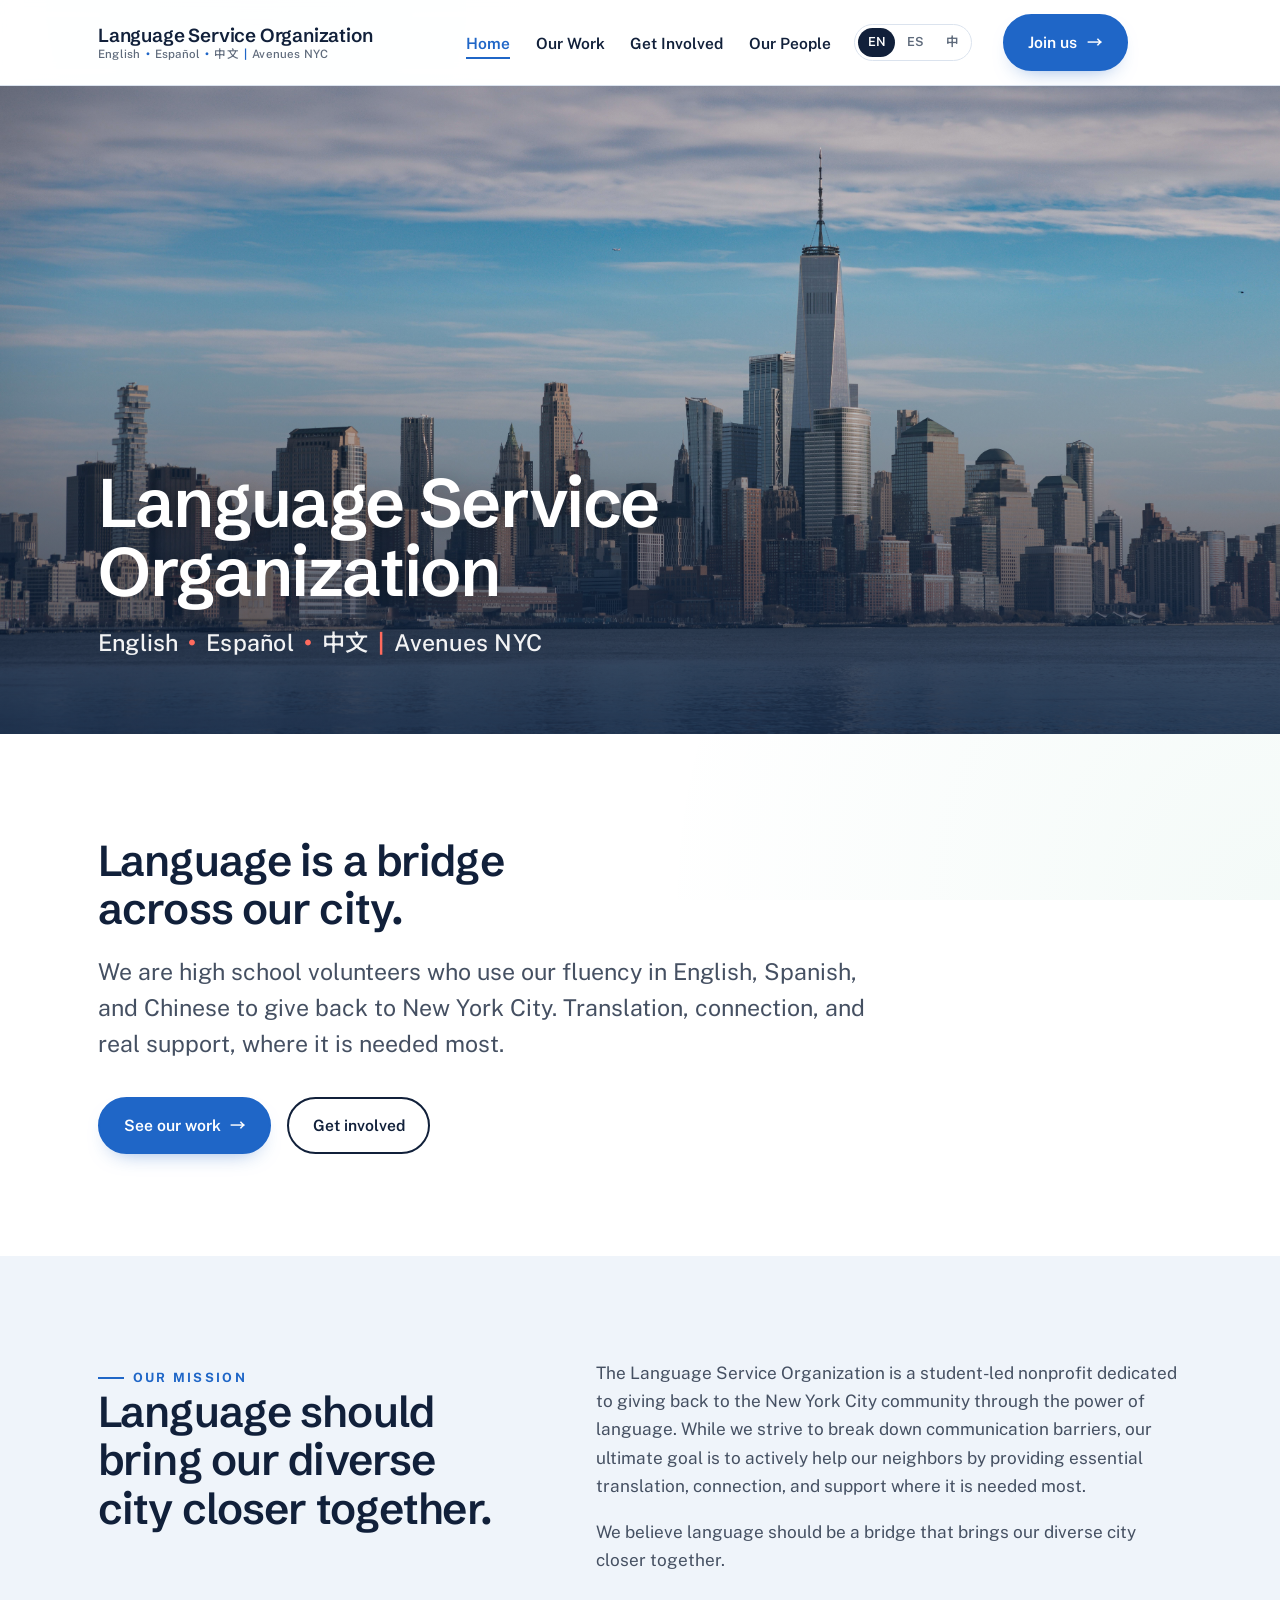
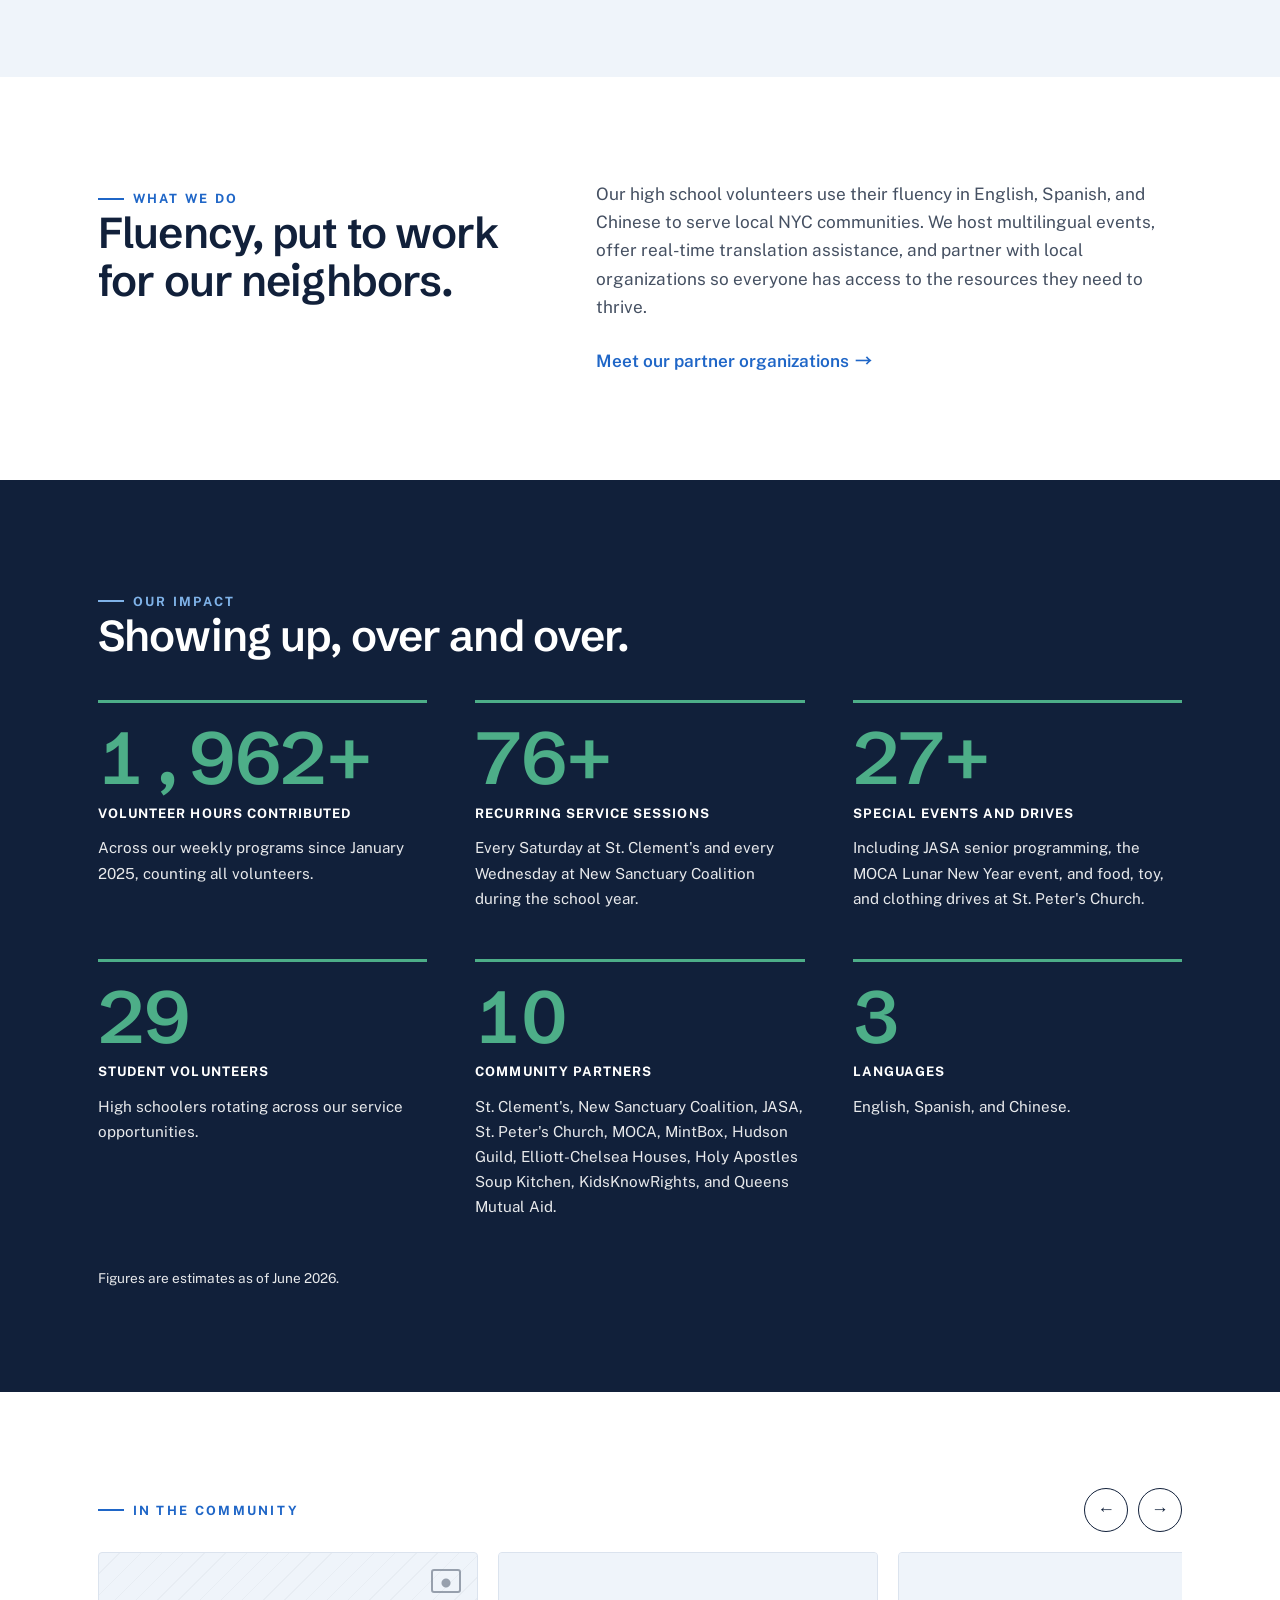
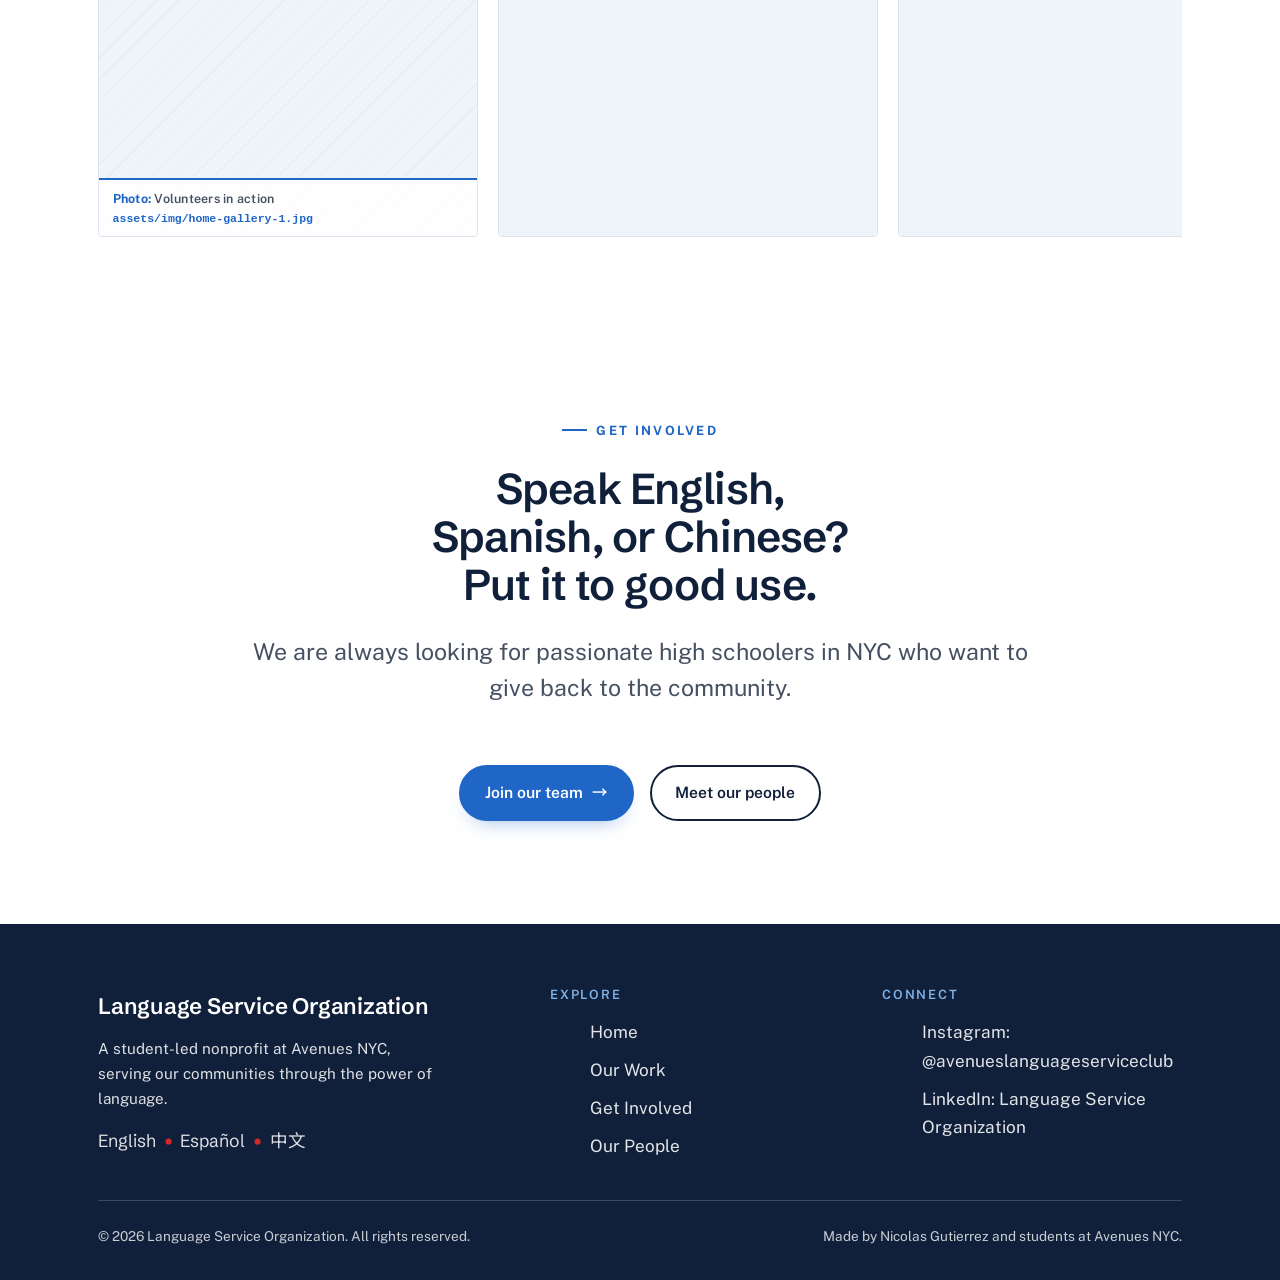
<file: index.html>
<!DOCTYPE html>
<html lang="en">
<head>
  <meta charset="UTF-8" />
  <meta name="viewport" content="width=device-width, initial-scale=1.0" />
  <link rel="icon" type="image/png" href="assets/img/tab.png" />
  <link rel="apple-touch-icon" href="assets/img/tab.png" />
  <title>Language Service Organization | Avenues NYC</title>
  <meta name="description" content="A student-led nonprofit at Avenues NYC using English, Spanish, and Chinese to serve New York City communities through translation, connection, and support." />

  <!-- Canonical URL: the exact host + path GitHub Pages serves this page at -->
  <link rel="canonical" href="https://languageserviceclub.com/" />
  <!-- Google Search Console verification (HTML-tag method). The head is static, so
       Google sees this without running JS. TODO: replace REPLACE_WITH_GSC_TOKEN with the
       exact content value GSC gives you under "HTML tag", then keep this tag permanently. -->
  <meta name="google-site-verification" content="BPird2g89VQNzgO5R2helhqZ5bo5atIPvgMQP3QgmjY" />

  <!-- Open Graph (link previews on Facebook, LinkedIn, iMessage, Slack, etc.) -->
  <meta property="og:type" content="website" />
  <meta property="og:site_name" content="Language Service Organization" />
  <meta property="og:locale" content="en_US" />
  <meta property="og:title" content="Language Service Organization | Avenues NYC" />
  <meta property="og:description" content="A student-led nonprofit at Avenues NYC using English, Spanish, and Chinese to serve New York City communities through translation, connection, and support." />
  <meta property="og:url" content="https://languageserviceclub.com/" />
  <meta property="og:image" content="https://languageserviceclub.com/assets/img/home-hero.jpg" />
  <!-- Twitter / X card -->
  <meta name="twitter:card" content="summary_large_image" />
  <meta name="twitter:title" content="Language Service Organization | Avenues NYC" />
  <meta name="twitter:description" content="A student-led nonprofit at Avenues NYC using English, Spanish, and Chinese to serve New York City communities through translation, connection, and support." />
  <meta name="twitter:image" content="https://languageserviceclub.com/assets/img/home-hero.jpg" />

  <!-- Structured data: the organization (same entity across every page) -->
  <script type="application/ld+json">
  {
    "@context": "https://schema.org",
    "@type": "Organization",
    "name": "Language Service Organization",
    "alternateName": "LSO",
    "url": "https://languageserviceclub.com/",
    "description": "A student-led nonprofit at Avenues NYC using English, Spanish, and Chinese to serve New York City communities through translation, connection, and support.",
    "sameAs": [
      "https://www.linkedin.com/company/language-service-organization/",
      "https://www.instagram.com/avenueslanguageserviceclub"
    ]
  }
  </script>

  <link rel="preconnect" href="https://fonts.googleapis.com" />
  <link rel="preconnect" href="https://fonts.gstatic.com" crossorigin />
  <link href="https://fonts.googleapis.com/css2?family=Schibsted+Grotesk:wght@400;500;600;700&family=Public+Sans:ital,wght@0,400;0,500;0,600;0,700;1,400&family=Noto+Sans+SC:wght@400;500;700&display=swap" rel="stylesheet" />
  <link rel="stylesheet" href="assets/css/styles.css" />
</head>
<body>
  <a class="skip-link" href="#main">Skip to content</a>

  <!-- ============ HEADER / NAV ============ -->
  <header class="site-header">
    <div class="wrap nav">
      <a class="brand" href="index.html" aria-label="Language Service Organization home">
        <span class="brand__name">Language Service Organization</span>
        <span class="brand__tag">English <span class="dot">•</span> Español <span class="dot">•</span> 中文 <span class="dot">|</span> Avenues NYC</span>
      </a>

      <button class="nav__toggle" aria-expanded="false" aria-controls="nav-menu" aria-label="Open menu">
        <span></span>
      </button>

      <nav class="nav__menu" id="nav-menu" aria-label="Primary">
        <ul class="nav__links">
          <li><a href="index.html" aria-current="page" data-i18n="nav.home">Home</a></li>
          <li><a href="our-work.html" data-i18n="nav.work">Our Work</a></li>
          <li><a href="get-involved.html" data-i18n="nav.involved">Get Involved</a></li>
          <li><a href="our-people.html" data-i18n="nav.people">Our People</a></li>
        </ul>
        <div class="lang-switch" role="group" aria-label="Choose language">
          <button type="button" data-lang="en" aria-pressed="true">EN</button>
          <button type="button" data-lang="es">ES</button>
          <button type="button" data-lang="zh">中</button>
        </div>
        <a class="btn nav__cta" href="get-involved.html" data-i18n="nav.cta">Join us <span class="arrow" aria-hidden="true">&rarr;</span></a>
      </nav>
      <div class="nav-backdrop" aria-hidden="true"></div>
    </div>
  </header>

  <main id="main">
    <!-- ============ HERO BANNER (full-width, shared component) ============ -->
    <section class="hero-banner" aria-label="Language Service Organization">
      <div class="placeholder hero-banner__bg" aria-hidden="true">
        <p class="placeholder__label">NYC skyline or volunteers at a community event <span class="placeholder__file">assets/img/home-hero.jpg</span></p>
        <img class="placeholder__img" src="assets/img/home-hero.jpg" alt="" />
      </div>
      <div class="hero-banner__overlay" aria-hidden="true"></div>
      <div class="wrap hero-banner__inner">
        <h1 class="hero-banner__name" data-load="2">Language Service Organization</h1>
        <p class="hero-banner__tag" data-load="3">English <span class="dot">•</span> Español <span class="dot">•</span> 中文 <span class="dot">|</span> Avenues NYC</p>
      </div>
    </section>

    <!-- ============ INTRO ============ -->
    <section class="section intro" aria-labelledby="intro-h">
      <div class="wrap">
        <h2 class="intro__title" id="intro-h" data-reveal>Language is a bridge across our city.</h2>
        <p class="lede" data-reveal data-delay="1">We are high school volunteers who use our fluency in English, Spanish, and Chinese to give back to New York City. Translation, connection, and real support, where it is needed most.</p>
        <div class="hero__actions" data-reveal data-delay="2">
          <a class="btn" href="our-work.html">See our work <span class="arrow" aria-hidden="true">&rarr;</span></a>
          <a class="btn btn--ghost" href="get-involved.html">Get involved</a>
        </div>
      </div>
    </section>

    <!-- ============ MISSION ============ -->
    <section class="section section--paper-deep" aria-labelledby="mission-h">
      <div class="wrap split">
        <div class="split__aside" data-reveal>
          <span class="kicker">Our mission</span>
          <h2 id="mission-h">Language should bring our diverse city closer together.</h2>
        </div>
        <div class="split__main prose" data-reveal data-delay="1">
          <p>The Language Service Organization is a student-led nonprofit dedicated to giving back to the New York City community through the power of language. While we strive to break down communication barriers, our ultimate goal is to actively help our neighbors by providing essential translation, connection, and support where it is needed most.</p>
          <p>We believe language should be a bridge that brings our diverse city closer together.</p>
        </div>
      </div>
    </section>

    <!-- ============ WHAT WE DO ============ -->
    <section class="section" aria-labelledby="what-h">
      <div class="wrap split">
        <div class="split__aside" data-reveal>
          <span class="kicker">What we do</span>
          <h2 id="what-h">Fluency, put to work for our neighbors.</h2>
        </div>
        <div class="split__main prose" data-reveal data-delay="1">
          <p>Our high school volunteers use their fluency in English, Spanish, and Chinese to serve local NYC communities. We host multilingual events, offer real-time translation assistance, and partner with local organizations so everyone has access to the resources they need to thrive.</p>
          <p class="card__link"><a class="link-arrow" href="our-work.html">Meet our partner organizations <span aria-hidden="true">&rarr;</span></a></p>
        </div>
      </div>
    </section>

    <!-- ============ IMPACT STATS ============ -->
    <section class="section section--ink" aria-labelledby="impact-h">
      <div class="wrap">
        <span class="kicker" data-reveal>Our impact</span>
        <h2 id="impact-h" data-reveal>Showing up, over and over.</h2>
        <div class="impact-grid">
          <div class="stat" data-reveal>
            <div class="stat__num" data-count="2200" data-suffix="+">2,200+</div>
            <div class="stat__label">Volunteer hours contributed</div>
            <p class="stat__desc">Across our weekly programs since January 2025, counting all volunteers.</p>
          </div>
          <div class="stat" data-reveal data-delay="1">
            <div class="stat__num" data-count="85" data-suffix="+">85+</div>
            <div class="stat__label">Recurring service sessions</div>
            <p class="stat__desc">Every Saturday at St. Clement's and every Wednesday at New Sanctuary Coalition during the school year.</p>
          </div>
          <div class="stat" data-reveal data-delay="2">
            <div class="stat__num" data-count="30" data-suffix="+">30+</div>
            <div class="stat__label">Special events and drives</div>
            <p class="stat__desc">Including JASA senior programming, the MOCA Lunar New Year event, and food, toy, and clothing drives at St. Peter's Church.</p>
          </div>
          <div class="stat" data-reveal>
            <div class="stat__num" data-count="33">33</div>
            <div class="stat__label">Student volunteers</div>
            <p class="stat__desc">High schoolers rotating across our service opportunities.</p>
          </div>
          <div class="stat" data-reveal data-delay="1">
            <div class="stat__num" data-count="11">11</div>
            <div class="stat__label">Community partners</div>
            <p class="stat__desc">St. Clement's, New Sanctuary Coalition, JASA, St. Peter's Church, MOCA, MintBox, Hudson Guild, Elliott-Chelsea Houses, Holy Apostles Soup Kitchen, KidsKnowRights, and Queens Mutual Aid.</p>
          </div>
          <div class="stat" data-reveal data-delay="2">
            <div class="stat__num" data-count="3">3</div>
            <div class="stat__label">Languages</div>
            <p class="stat__desc">English, Spanish, and Chinese.</p>
          </div>
        </div>
        <p class="impact-note" data-reveal>Figures are estimates as of June 2026.</p>
      </div>
    </section>

    <!-- ============ PHOTO GALLERY (scrollable) ============ -->
    <section class="section section--tight" aria-label="Photos from our work">
      <div class="wrap">
        <div class="gallery" data-gallery data-reveal>
          <div class="gallery__head">
            <span class="kicker">In the community</span>
            <div class="gallery__controls">
              <button type="button" class="gallery__btn" data-gallery-prev aria-label="Previous photos"><span aria-hidden="true">&larr;</span></button>
              <button type="button" class="gallery__btn" data-gallery-next aria-label="Next photos"><span aria-hidden="true">&rarr;</span></button>
            </div>
          </div>
          <div class="gallery__track" tabindex="0" role="group" aria-label="Photo gallery, scroll to see more">
            <div class="placeholder">
              <p class="placeholder__label">Volunteers in action <span class="placeholder__file">assets/img/home-gallery-1.jpg</span></p>
              <img loading="lazy" decoding="async" class="placeholder__img" src="assets/img/home-gallery-1.jpg" alt="LSO volunteers helping at a community event" />
            </div>
            <div class="placeholder">
              <p class="placeholder__label">A multilingual event <span class="placeholder__file">assets/img/home-gallery-2.jpg</span></p>
              <img loading="lazy" decoding="async" class="placeholder__img" src="assets/img/home-gallery-2.jpg" alt="A multilingual LSO event with community members" />
            </div>
            <div class="placeholder">
              <p class="placeholder__label">Our team together <span class="placeholder__file">assets/img/home-gallery-3.jpg</span></p>
              <img loading="lazy" decoding="async" class="placeholder__img" src="assets/img/home-gallery-3.jpg" alt="The LSO team together" />
            </div>
            <div class="placeholder">
              <p class="placeholder__label">Serving the community <span class="placeholder__file">assets/img/home-gallery-4.jpg</span></p>
              <img loading="lazy" decoding="async" class="placeholder__img" src="assets/img/home-gallery-4.jpg" alt="LSO volunteers serving the community" />
            </div>
            <div class="placeholder">
              <p class="placeholder__label">A celebration <span class="placeholder__file">assets/img/home-gallery-5.jpg</span></p>
              <img loading="lazy" decoding="async" class="placeholder__img" src="assets/img/home-gallery-5.jpg" alt="A cultural celebration hosted by LSO" />
            </div>
            <div class="placeholder">
              <p class="placeholder__label">Volunteers at work <span class="placeholder__file">assets/img/home-gallery-6.jpg</span></p>
              <img loading="lazy" decoding="async" class="placeholder__img" src="assets/img/home-gallery-6.jpg" alt="LSO volunteers at work" />
            </div>
          </div>
        </div>
      </div>
    </section>

    <!-- ============ CTA BAND ============ -->
    <section class="section cta-band" aria-labelledby="cta-h">
      <div class="wrap">
        <span class="kicker" data-reveal>Get involved</span>
        <h2 id="cta-h" data-reveal>Speak English, Spanish, or Chinese? Put it to good use.</h2>
        <p class="lede" data-reveal data-delay="1">We are always looking for passionate high schoolers in NYC who want to give back to the community.</p>
        <div class="hero__actions" data-reveal data-delay="2">
          <a class="btn" href="get-involved.html">Join our team <span class="arrow" aria-hidden="true">&rarr;</span></a>
          <a class="btn btn--ghost" href="our-people.html">Meet our people</a>
        </div>
      </div>
    </section>
  </main>

  <!-- ============ FOOTER ============ -->
  <footer class="site-footer">
    <div class="wrap">
      <div class="footer__top">
        <div class="footer__brand">
          <span class="brand__name">Language Service Organization</span>
          <p>A student-led nonprofit at Avenues NYC, serving our communities through the power of language.</p>
          <p class="trilingual-mini">English <span class="dot">•</span> Español <span class="dot">•</span> 中文</p>
        </div>
        <div class="footer__col">
          <h4>Explore</h4>
          <ul>
            <li><a href="index.html">Home</a></li>
            <li><a href="our-work.html">Our Work</a></li>
            <li><a href="get-involved.html">Get Involved</a></li>
            <li><a href="our-people.html">Our People</a></li>
          </ul>
        </div>
        <div class="footer__col">
          <h4>Connect</h4>
          <ul>
            <li><a href="https://instagram.com/avenueslanguageserviceclub" target="_blank" rel="noopener">Instagram: @avenueslanguageserviceclub</a></li>
            <li><a href="https://www.linkedin.com/company/111957608/" target="_blank" rel="noopener">LinkedIn: Language Service Organization</a></li>
          </ul>
        </div>
      </div>
      <div class="footer__bottom">
        <span>&copy; <span data-year>2026</span> Language Service Organization. All rights reserved.</span>
        <span>Made by Nicolas Gutierrez and students at Avenues NYC.</span>
      </div>
    </div>
  </footer>

  <script src="assets/js/main.js" defer></script>
</body>
</html>
</file>
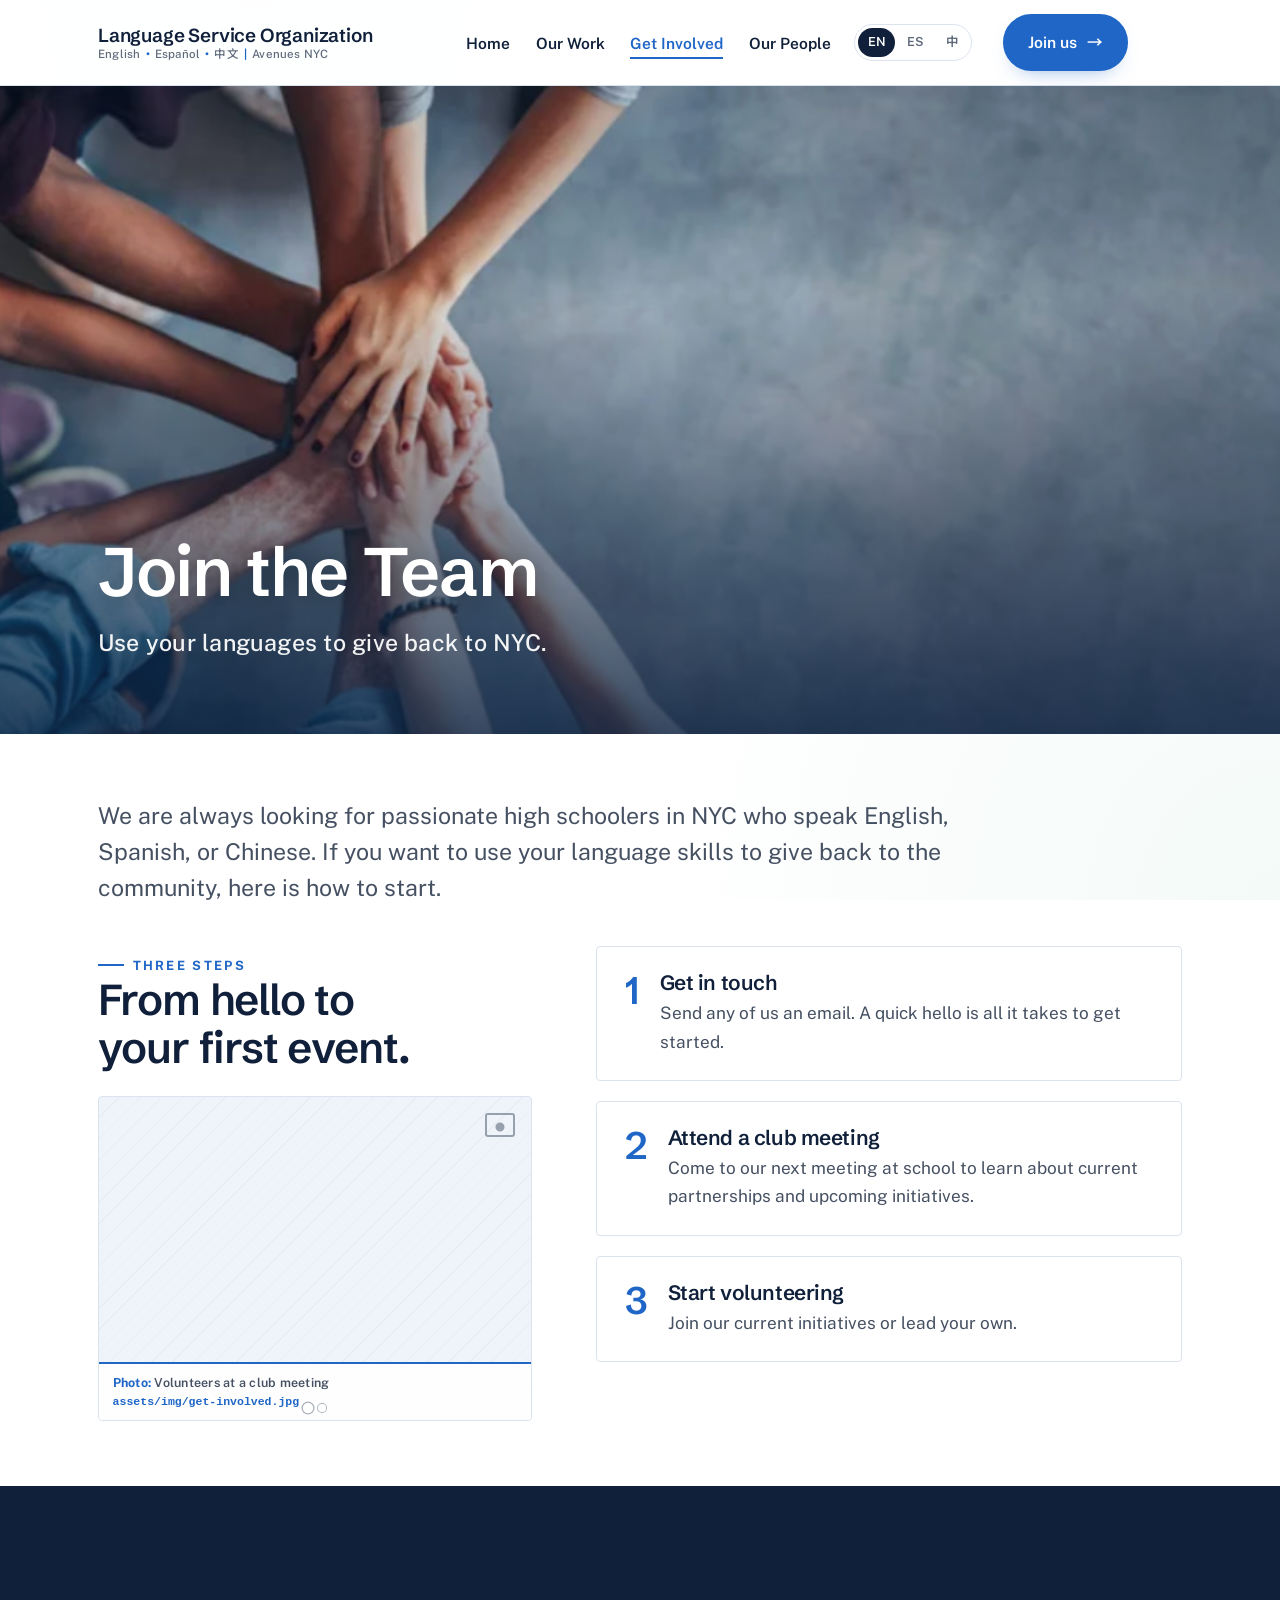
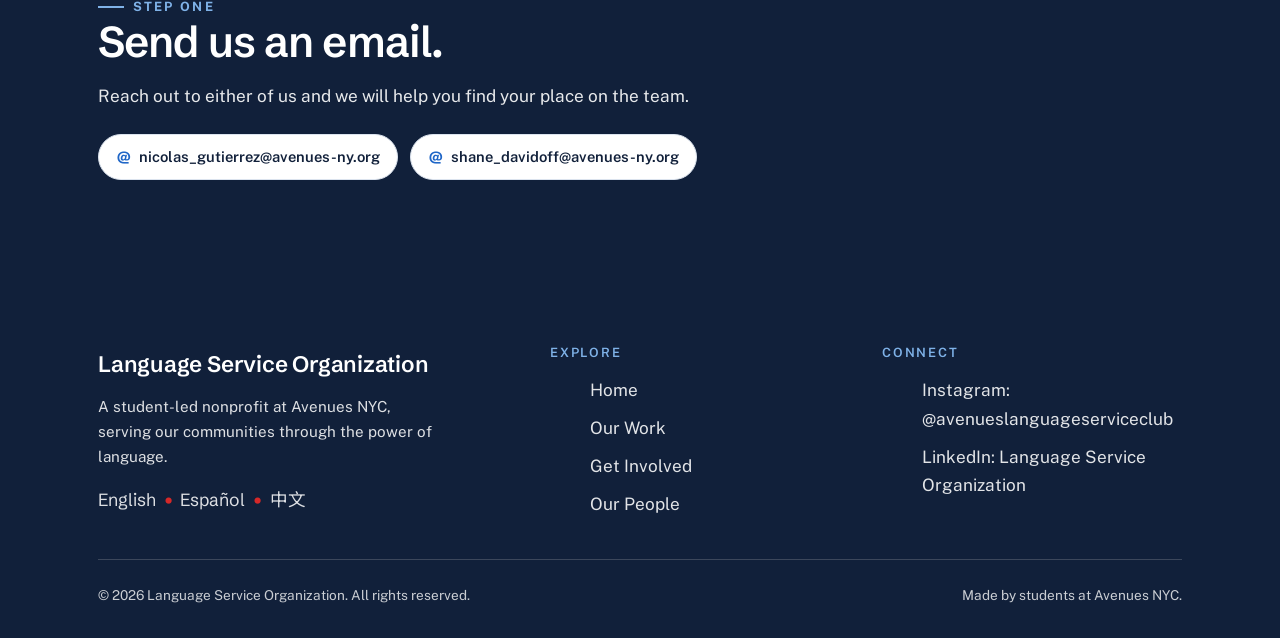
<file: get-involved.html>
<!DOCTYPE html>
<html lang="en">
<head>
  <meta charset="UTF-8" />
  <meta name="viewport" content="width=device-width, initial-scale=1.0" />
  <link rel="icon" type="image/png" href="assets/img/tab.png" />
  <link rel="apple-touch-icon" href="assets/img/tab.png" />
  <title>Get Involved | Language Service Organization</title>
  <meta name="description" content="Join our team. We are looking for passionate high schoolers in NYC who speak English, Spanish, or Chinese and want to use their language skills to give back." />

  <!-- Canonical URL: the exact host + path GitHub Pages serves this page at -->
  <link rel="canonical" href="https://languageserviceclub.com/get-involved.html" />
  <!-- Google Search Console verification (HTML-tag method). The head is static, so
       Google sees this without running JS. TODO: replace REPLACE_WITH_GSC_TOKEN with the
       exact content value GSC gives you under "HTML tag", then keep this tag permanently. -->
  <meta name="google-site-verification" content="BPird2g89VQNzgO5R2helhqZ5bo5atIPvgMQP3QgmjY" />

  <!-- Open Graph (link previews on Facebook, LinkedIn, iMessage, Slack, etc.) -->
  <meta property="og:type" content="website" />
  <meta property="og:site_name" content="Language Service Organization" />
  <meta property="og:locale" content="en_US" />
  <meta property="og:title" content="Get Involved | Language Service Organization" />
  <meta property="og:description" content="Join our team. We are looking for passionate high schoolers in NYC who speak English, Spanish, or Chinese and want to use their language skills to give back." />
  <meta property="og:url" content="https://languageserviceclub.com/get-involved.html" />
  <meta property="og:image" content="https://languageserviceclub.com/assets/img/get-involved-banner.jpg" />
  <!-- Twitter / X card -->
  <meta name="twitter:card" content="summary_large_image" />
  <meta name="twitter:title" content="Get Involved | Language Service Organization" />
  <meta name="twitter:description" content="Join our team. We are looking for passionate high schoolers in NYC who speak English, Spanish, or Chinese and want to use their language skills to give back." />
  <meta name="twitter:image" content="https://languageserviceclub.com/assets/img/get-involved-banner.jpg" />

  <!-- Structured data: the organization (same entity across every page) -->
  <script type="application/ld+json">
  {
    "@context": "https://schema.org",
    "@type": "Organization",
    "name": "Language Service Organization",
    "alternateName": "LSO",
    "url": "https://languageserviceclub.com/",
    "description": "A student-led nonprofit at Avenues NYC using English, Spanish, and Chinese to serve New York City communities through translation, connection, and support.",
    "sameAs": [
      "https://www.linkedin.com/company/language-service-organization/",
      "https://www.instagram.com/avenueslanguageserviceclub"
    ]
  }
  </script>

  <link rel="preconnect" href="https://fonts.googleapis.com" />
  <link rel="preconnect" href="https://fonts.gstatic.com" crossorigin />
  <link href="https://fonts.googleapis.com/css2?family=Schibsted+Grotesk:wght@400;500;600;700&family=Public+Sans:ital,wght@0,400;0,500;0,600;0,700;1,400&family=Noto+Sans+SC:wght@400;500;700&display=swap" rel="stylesheet" />
  <link rel="stylesheet" href="assets/css/styles.css" />
</head>
<body>
  <a class="skip-link" href="#main">Skip to content</a>

  <!-- ============ HEADER / NAV ============ -->
  <header class="site-header">
    <div class="wrap nav">
      <a class="brand" href="index.html" aria-label="Language Service Organization home">
        <span class="brand__name">Language Service Organization</span>
        <span class="brand__tag">English <span class="dot">•</span> Español <span class="dot">•</span> 中文 <span class="dot">|</span> Avenues NYC</span>
      </a>

      <button class="nav__toggle" aria-expanded="false" aria-controls="nav-menu" aria-label="Open menu">
        <span></span>
      </button>

      <nav class="nav__menu" id="nav-menu" aria-label="Primary">
        <ul class="nav__links">
          <li><a href="index.html" data-i18n="nav.home">Home</a></li>
          <li><a href="our-work.html" data-i18n="nav.work">Our Work</a></li>
          <li><a href="get-involved.html" aria-current="page" data-i18n="nav.involved">Get Involved</a></li>
          <li><a href="our-people.html" data-i18n="nav.people">Our People</a></li>
        </ul>
        <div class="lang-switch" role="group" aria-label="Choose language">
          <button type="button" data-lang="en" aria-pressed="true">EN</button>
          <button type="button" data-lang="es">ES</button>
          <button type="button" data-lang="zh">中</button>
        </div>
        <a class="btn nav__cta" href="get-involved.html" data-i18n="nav.cta">Join us <span class="arrow" aria-hidden="true">&rarr;</span></a>
      </nav>
      <div class="nav-backdrop" aria-hidden="true"></div>
    </div>
  </header>

  <main id="main">
    <!-- ============ HERO BANNER (full-width, shared component) ============ -->
    <section class="hero-banner" aria-label="Join the Team">
      <div class="placeholder hero-banner__bg" aria-hidden="true">
        <p class="placeholder__label">Our team together as a group <span class="placeholder__file">assets/img/get-involved-banner.jpg</span></p>
        <img class="placeholder__img" src="assets/img/get-involved-banner.jpg" alt="" />
      </div>
      <div class="hero-banner__overlay" aria-hidden="true"></div>
      <div class="wrap hero-banner__inner">
        <h1 class="hero-banner__name" data-load="2">Join the Team</h1>
        <p class="hero-banner__tag" data-load="3">Use your languages to give back to NYC.</p>
      </div>
    </section>

    <!-- ============ STEPS ============ -->
    <section class="section section--tight" aria-label="How to join">
      <div class="wrap">
        <p class="lede" data-reveal style="margin-bottom: 2.5rem; max-width: 62ch;">We are always looking for passionate high schoolers in NYC who speak English, Spanish, or Chinese. If you want to use your language skills to give back to the community, here is how to start.</p>
        <div class="split">
        <div class="split__aside" data-reveal>
          <span class="kicker">Three steps</span>
          <h2>From hello to your first event.</h2>
          <div class="slider" data-slider style="margin-top: 1.5rem;">
            <div class="slider__track">
              <div class="placeholder">
                <p class="placeholder__label">Volunteers at a club meeting <span class="placeholder__file">assets/img/get-involved.jpg</span></p>
                <img loading="lazy" decoding="async" class="placeholder__img" src="assets/img/get-involved.jpg" alt="LSO volunteers together at a club meeting" />
              </div>
              <div class="placeholder">
                <p class="placeholder__label">Our team volunteering <span class="placeholder__file">assets/img/get-involved1.jpg</span></p>
                <img loading="lazy" decoding="async" class="placeholder__img" src="assets/img/get-involved1.jpg" alt="LSO volunteers giving back to the community" />
              </div>
            </div>
            <button type="button" class="slider__btn slider__btn--prev" data-slider-prev aria-label="Previous photo"><span aria-hidden="true">&lsaquo;</span></button>
            <button type="button" class="slider__btn slider__btn--next" data-slider-next aria-label="Next photo"><span aria-hidden="true">&rsaquo;</span></button>
            <div class="slider__dots" data-slider-dots aria-hidden="true"></div>
          </div>
        </div>
        <div class="split__main">
          <ol class="steps" style="list-style:none; padding:0; margin-top:0;">
            <li class="step" data-reveal>
              <span class="step__num" aria-hidden="true">1</span>
              <div>
                <h3>Get in touch</h3>
                <p>Send any of us an email. A quick hello is all it takes to get started.</p>
              </div>
            </li>
            <li class="step" data-reveal data-delay="1">
              <span class="step__num" aria-hidden="true">2</span>
              <div>
                <h3>Attend a club meeting</h3>
                <p>Come to our next meeting at school to learn about current partnerships and upcoming initiatives.</p>
              </div>
            </li>
            <li class="step" data-reveal data-delay="2">
              <span class="step__num" aria-hidden="true">3</span>
              <div>
                <h3>Start volunteering</h3>
                <p>Join our current initiatives or lead your own.</p>
              </div>
            </li>
          </ol>
        </div>
        </div>
      </div>
    </section>

    <!-- ============ EMAIL CTA ============ -->
    <section class="section section--ink" aria-labelledby="email-h">
      <div class="wrap">
        <span class="kicker" data-reveal>Step one</span>
        <h2 id="email-h" data-reveal>Send us an email.</h2>
        <p data-reveal data-delay="1" style="margin-top:1rem;">Reach out to either of us and we will help you find your place on the team.</p>
        <div class="email-row" data-reveal data-delay="2">
          <a class="email-chip" href="mailto:nicolas_gutierrez@avenues-ny.org">nicolas_gutierrez@avenues-ny.org</a>
          <a class="email-chip" href="mailto:shane_davidoff@avenues-ny.org">shane_davidoff@avenues-ny.org</a>
        </div>
      </div>
    </section>
  </main>

  <!-- ============ FOOTER ============ -->
  <footer class="site-footer">
    <div class="wrap">
      <div class="footer__top">
        <div class="footer__brand">
          <span class="brand__name">Language Service Organization</span>
          <p>A student-led nonprofit at Avenues NYC, serving our communities through the power of language.</p>
          <p class="trilingual-mini">English <span class="dot">•</span> Español <span class="dot">•</span> 中文</p>
        </div>
        <div class="footer__col">
          <h4>Explore</h4>
          <ul>
            <li><a href="index.html">Home</a></li>
            <li><a href="our-work.html">Our Work</a></li>
            <li><a href="get-involved.html">Get Involved</a></li>
            <li><a href="our-people.html">Our People</a></li>
          </ul>
        </div>
        <div class="footer__col">
          <h4>Connect</h4>
          <ul>
            <li><a href="https://instagram.com/avenueslanguageserviceclub" target="_blank" rel="noopener">Instagram: @avenueslanguageserviceclub</a></li>
            <li><a href="https://www.linkedin.com/company/111957608/" target="_blank" rel="noopener">LinkedIn: Language Service Organization</a></li>
          </ul>
        </div>
      </div>
      <div class="footer__bottom">
        <span>&copy; <span data-year>2026</span> Language Service Organization. All rights reserved.</span>
        <span>Made by students at Avenues NYC.</span>
      </div>
    </div>
  </footer>

  <script src="assets/js/main.js" defer></script>
</body>
</html>
</file>
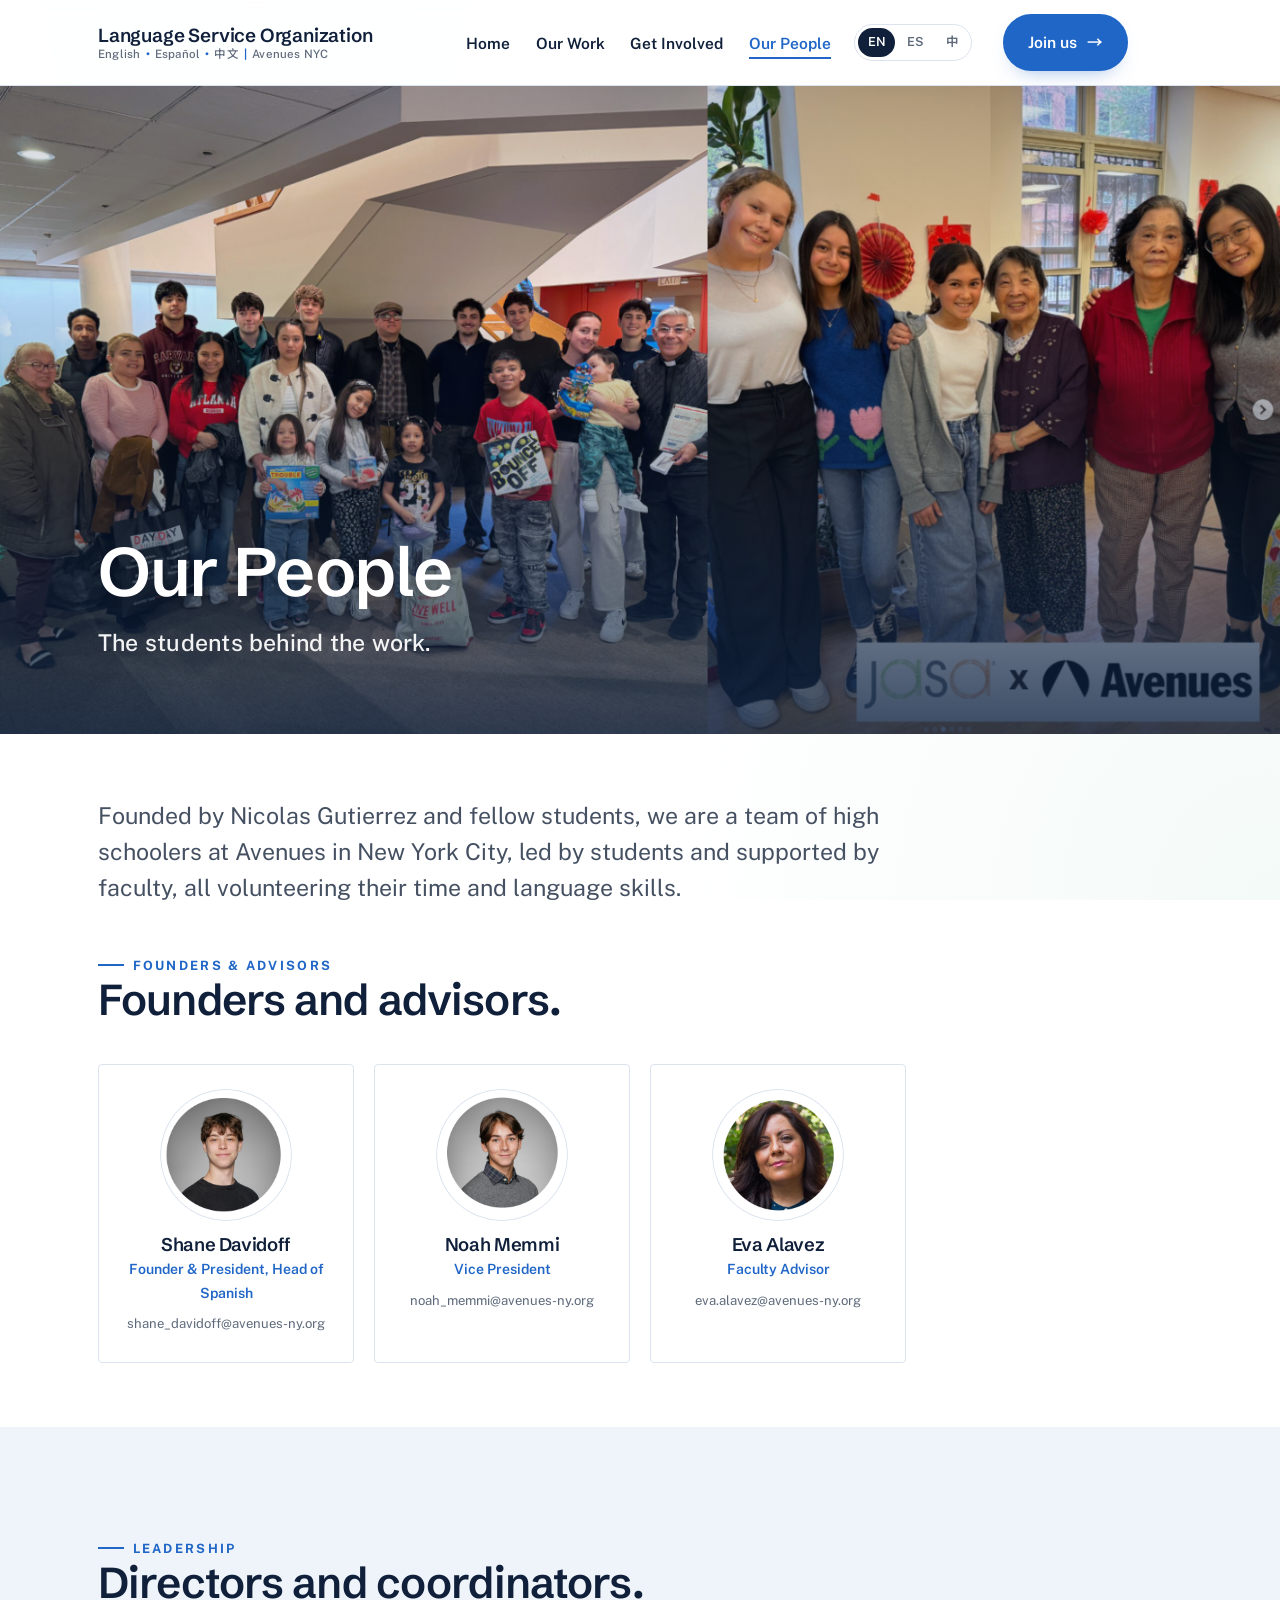
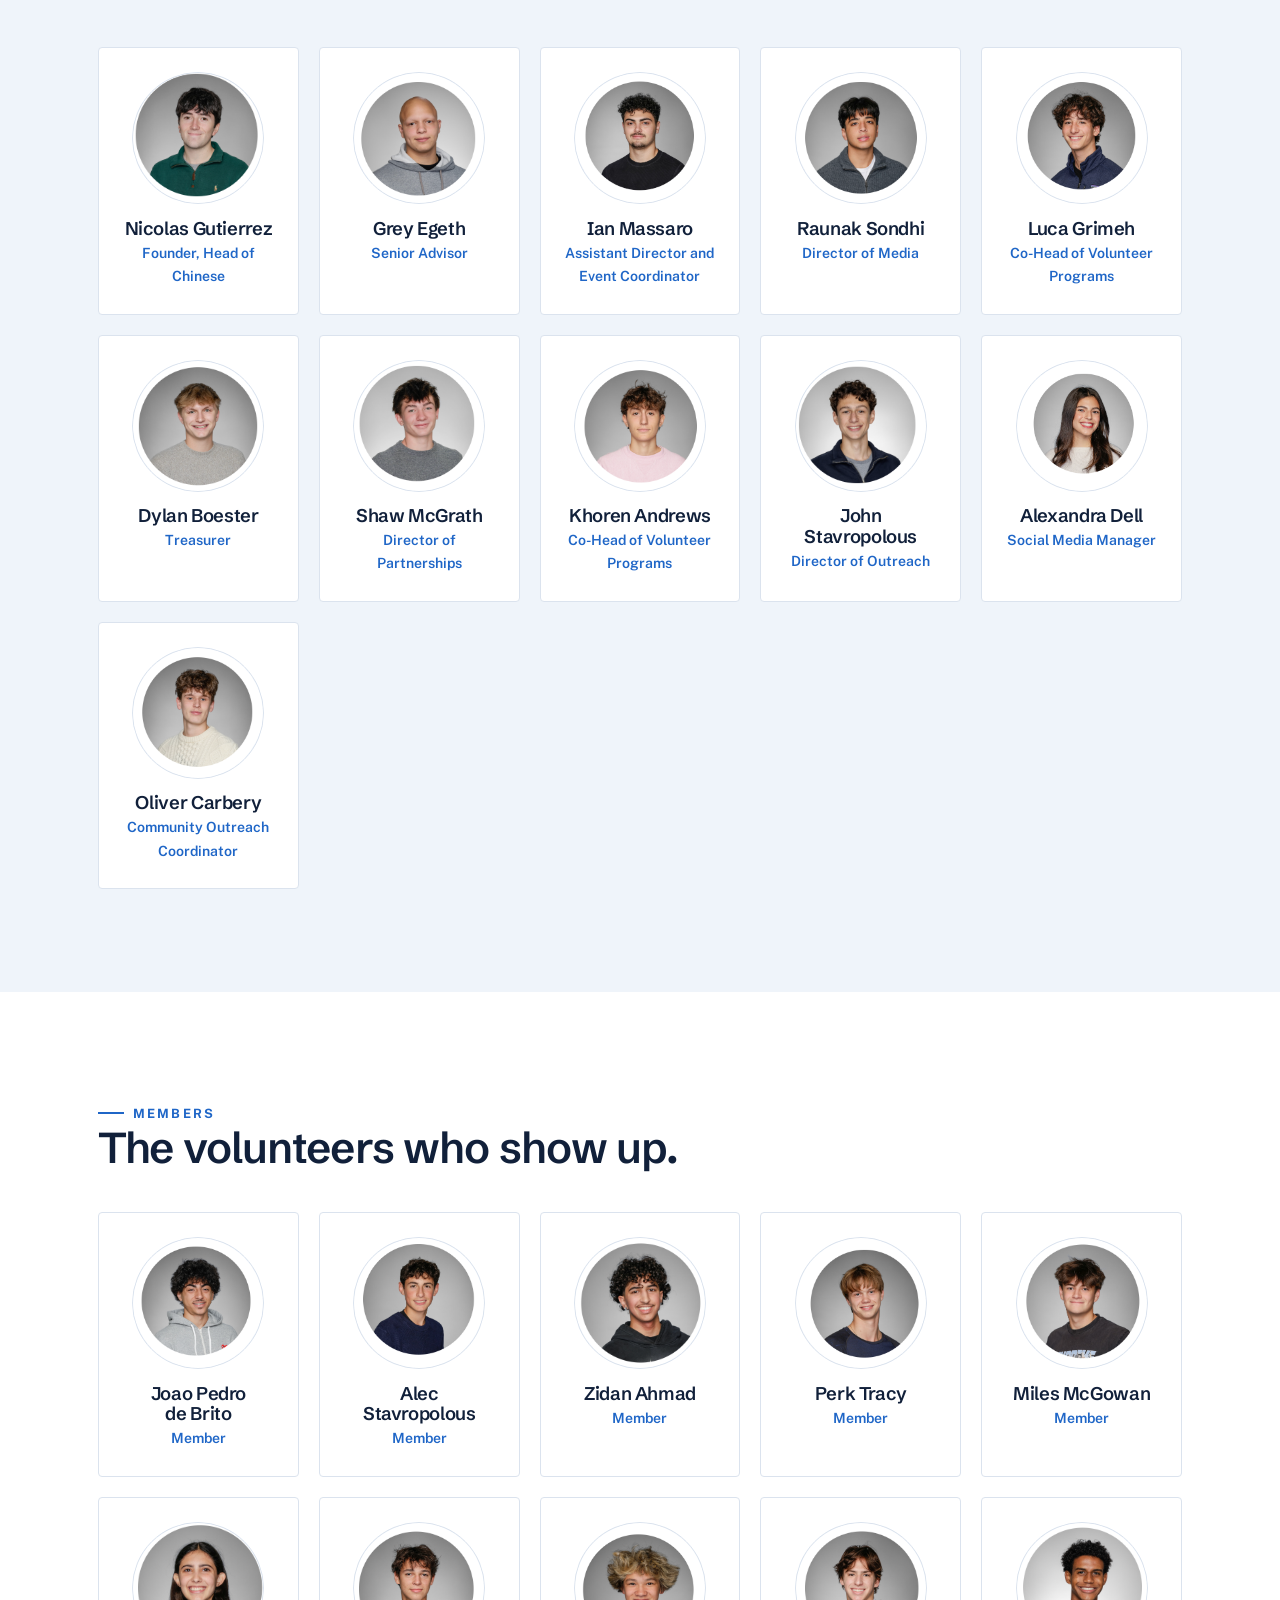
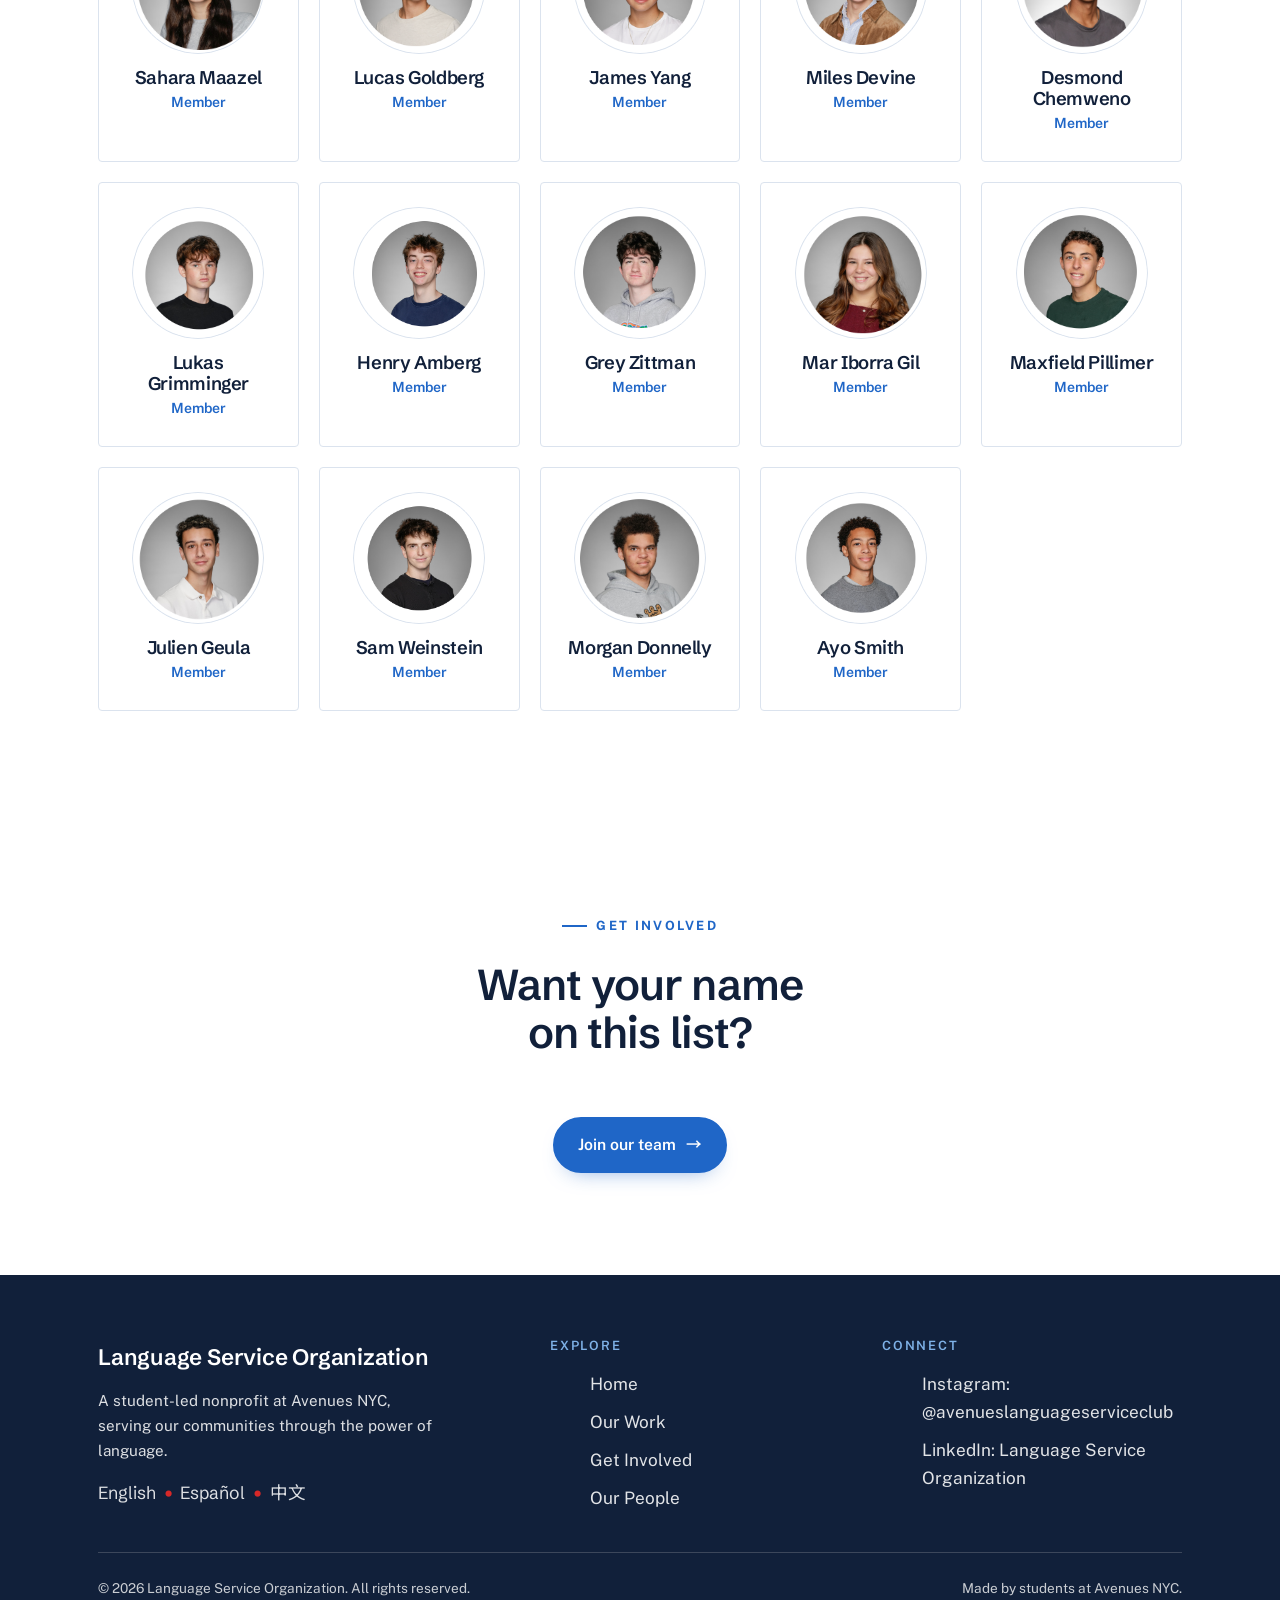
<file: our-people.html>
<!DOCTYPE html>
<html lang="en">
<head>
  <meta charset="UTF-8" />
  <meta name="viewport" content="width=device-width, initial-scale=1.0" />
  <link rel="icon" type="image/png" href="assets/img/tab.png" />
  <link rel="apple-touch-icon" href="assets/img/tab.png" />
  <title>Our People | Language Service Organization</title>
  <meta name="description" content="Meet the students behind the Language Service Organization, a student-led nonprofit at Avenues NYC: our leadership, faculty advisor, and member volunteers." />

  <!-- Canonical URL: the exact host + path GitHub Pages serves this page at -->
  <link rel="canonical" href="https://languageserviceclub.com/our-people.html" />
  <!-- Google Search Console verification (HTML-tag method). The head is static, so
       Google sees this without running JS. TODO: replace REPLACE_WITH_GSC_TOKEN with the
       exact content value GSC gives you under "HTML tag", then keep this tag permanently. -->
  <meta name="google-site-verification" content="BPird2g89VQNzgO5R2helhqZ5bo5atIPvgMQP3QgmjY" />

  <!-- Open Graph (link previews on Facebook, LinkedIn, iMessage, Slack, etc.) -->
  <meta property="og:type" content="website" />
  <meta property="og:site_name" content="Language Service Organization" />
  <meta property="og:locale" content="en_US" />
  <meta property="og:title" content="Our People | Language Service Organization" />
  <meta property="og:description" content="Meet the students behind the Language Service Organization, a student-led nonprofit at Avenues NYC: our leadership, faculty advisor, and member volunteers." />
  <meta property="og:url" content="https://languageserviceclub.com/our-people.html" />
  <meta property="og:image" content="https://languageserviceclub.com/assets/img/people-banner.jpg" />
  <!-- Twitter / X card -->
  <meta name="twitter:card" content="summary_large_image" />
  <meta name="twitter:title" content="Our People | Language Service Organization" />
  <meta name="twitter:description" content="Meet the students behind the Language Service Organization, a student-led nonprofit at Avenues NYC: our leadership, faculty advisor, and member volunteers." />
  <meta name="twitter:image" content="https://languageserviceclub.com/assets/img/people-banner.jpg" />

  <!-- Structured data: the organization (same entity across every page) -->
  <script type="application/ld+json">
  {
    "@context": "https://schema.org",
    "@type": "Organization",
    "name": "Language Service Organization",
    "alternateName": "LSO",
    "url": "https://languageserviceclub.com/",
    "description": "A student-led nonprofit at Avenues NYC using English, Spanish, and Chinese to serve New York City communities through translation, connection, and support.",
    "sameAs": [
      "https://www.linkedin.com/company/language-service-organization/",
      "https://www.instagram.com/avenueslanguageserviceclub"
    ]
  }
  </script>

  <link rel="preconnect" href="https://fonts.googleapis.com" />
  <link rel="preconnect" href="https://fonts.gstatic.com" crossorigin />
  <link href="https://fonts.googleapis.com/css2?family=Schibsted+Grotesk:wght@400;500;600;700&family=Public+Sans:ital,wght@0,400;0,500;0,600;0,700;1,400&family=Noto+Sans+SC:wght@400;500;700&display=swap" rel="stylesheet" />
  <link rel="stylesheet" href="assets/css/styles.css" />

  <!-- Structured data: founder identity (Person). sameAs omitted until personal
       profile URLs are provided. -->
  <script type="application/ld+json">
  {
    "@context": "https://schema.org",
    "@type": "Person",
    "name": "Nicolas Gutierrez",
    "alternateName": ["Nico Gutierrez", "Nico", "Nicolás Gutiérrez"],
    "jobTitle": "Founder and President",
    "affiliation": { "@type": "EducationalOrganization", "name": "Avenues: The World School" },
    "worksFor": { "@type": "Organization", "name": "Language Service Organization" },
    "homeLocation": { "@type": "Place", "name": "New York City" }
  }
  </script>
</head>
<body>
  <a class="skip-link" href="#main">Skip to content</a>

  <!-- ============ HEADER / NAV ============ -->
  <header class="site-header">
    <div class="wrap nav">
      <a class="brand" href="index.html" aria-label="Language Service Organization home">
        <span class="brand__name">Language Service Organization</span>
        <span class="brand__tag">English <span class="dot">•</span> Español <span class="dot">•</span> 中文 <span class="dot">|</span> Avenues NYC</span>
      </a>

      <button class="nav__toggle" aria-expanded="false" aria-controls="nav-menu" aria-label="Open menu">
        <span></span>
      </button>

      <nav class="nav__menu" id="nav-menu" aria-label="Primary">
        <ul class="nav__links">
          <li><a href="index.html" data-i18n="nav.home">Home</a></li>
          <li><a href="our-work.html" data-i18n="nav.work">Our Work</a></li>
          <li><a href="get-involved.html" data-i18n="nav.involved">Get Involved</a></li>
          <li><a href="our-people.html" aria-current="page" data-i18n="nav.people">Our People</a></li>
        </ul>
        <div class="lang-switch" role="group" aria-label="Choose language">
          <button type="button" data-lang="en" aria-pressed="true">EN</button>
          <button type="button" data-lang="es">ES</button>
          <button type="button" data-lang="zh">中</button>
        </div>
        <a class="btn nav__cta" href="get-involved.html" data-i18n="nav.cta">Join us <span class="arrow" aria-hidden="true">&rarr;</span></a>
      </nav>
      <div class="nav-backdrop" aria-hidden="true"></div>
    </div>
  </header>

  <main id="main">
    <!-- ============ HERO BANNER (full-width, shared component) ============ -->
    <section class="hero-banner" aria-label="Our People">
      <div class="placeholder hero-banner__bg" aria-hidden="true">
        <p class="placeholder__label">Our team or leadership group photo <span class="placeholder__file">assets/img/people-banner.jpg</span></p>
        <img class="placeholder__img" src="assets/img/people-banner.jpg" alt="" />
      </div>
      <div class="hero-banner__overlay" aria-hidden="true"></div>
      <div class="wrap hero-banner__inner">
        <h1 class="hero-banner__name" data-load="2">Our People</h1>
        <p class="hero-banner__tag" data-load="3">The students behind the work.</p>
      </div>
    </section>

    <!-- ============ LEADERSHIP ============ -->
    <section class="section section--tight" aria-labelledby="lead-h">
      <div class="wrap">
        <p class="lede" data-reveal style="margin-bottom: 2.5rem;">Founded by Nicolas Gutierrez and fellow students, we are a team of high schoolers at Avenues in New York City, led by students and supported by faculty, all volunteering their time and language skills.</p>
        <span class="kicker" data-reveal>Founders &amp; advisors</span>
        <h2 id="lead-h" data-reveal>Founders and advisors.</h2>
        <div class="people-grid" style="margin-top:2.5rem;">

          <article class="person" data-reveal>
            <div class="placeholder person__photo">
              <p class="placeholder__label">Shane Davidoff <span class="placeholder__file">assets/img/shane.jpg</span></p>
              <img loading="lazy" decoding="async" class="placeholder__img" src="assets/img/shane.jpg" alt="Shane Davidoff" />
            </div>
            <div class="person__info">
              <h3>Shane Davidoff</h3>
              <p class="person__role">Founder &amp; President, Head of Spanish</p>
              <a class="person__email" href="mailto:shane_davidoff@avenues-ny.org">shane_davidoff@avenues-ny.org</a>
            </div>
          </article>

          <article class="person" data-reveal data-delay="2">
            <div class="placeholder person__photo">
              <p class="placeholder__label">Noah Memmi <span class="placeholder__file">assets/img/noah.jpg</span></p>
              <img loading="lazy" decoding="async" class="placeholder__img" src="assets/img/noah.jpg" alt="Noah Memmi" />
            </div>
            <div class="person__info">
              <h3>Noah Memmi</h3>
              <p class="person__role">Vice President</p>
              <a class="person__email" href="mailto:noah_memmi@avenues-ny.org">noah_memmi@avenues-ny.org</a>
            </div>
          </article>

          <article class="person" data-reveal data-delay="1">
            <div class="placeholder person__photo">
              <p class="placeholder__label">Eva Alavez <span class="placeholder__file">assets/img/eva.jpg</span></p>
              <img loading="lazy" decoding="async" class="placeholder__img" src="assets/img/eva.jpg" alt="Eva Alavez" />
            </div>
            <div class="person__info">
              <h3>Eva Alavez</h3>
              <p class="person__role">Faculty Advisor</p>
              <a class="person__email" href="mailto:eva.alavez@avenues-ny.org">eva.alavez@avenues-ny.org</a>
            </div>
          </article>

        </div>
      </div>
    </section>

    <!-- ============ LEADERSHIP (members with special roles) ============ -->
    <section class="section section--paper-deep" aria-labelledby="roles-h">
      <div class="wrap">
        <span class="kicker" data-reveal>Leadership</span>
        <h2 id="roles-h" data-reveal>Directors and coordinators.</h2>
        <div class="people-grid people-grid--members" style="margin-top:2.5rem;">

          <article class="person" data-reveal>
            <div class="placeholder person__photo">
              <p class="placeholder__label">Nicolas Gutierrez <span class="placeholder__file">assets/img/nicolas.jpg</span></p>
              <img loading="lazy" decoding="async" class="placeholder__img" src="assets/img/nicolas.jpg" alt="Nicolas Gutierrez" />
            </div>
            <div class="person__info"><h3>Nicolas Gutierrez</h3><p class="person__role">Founder, Head of Chinese</p></div>
          </article>

          <article class="person" data-reveal>
            <div class="placeholder person__photo">
              <p class="placeholder__label">Grey Egeth <span class="placeholder__file">assets/img/greye.jpg</span></p>
              <img loading="lazy" decoding="async" class="placeholder__img" src="assets/img/greye.jpg" alt="Grey Egeth" />
            </div>
            <div class="person__info"><h3>Grey Egeth</h3><p class="person__role">Senior Advisor</p></div>
          </article>

          <article class="person" data-reveal>
            <div class="placeholder person__photo">
              <p class="placeholder__label">Ian Massaro <span class="placeholder__file">assets/img/ian.jpg</span></p>
              <img loading="lazy" decoding="async" class="placeholder__img" src="assets/img/ian.jpg" alt="Ian Massaro" />
            </div>
            <div class="person__info"><h3>Ian Massaro</h3><p class="person__role">Assistant Director and Event Coordinator</p></div>
          </article>

          <article class="person" data-reveal>
            <div class="placeholder person__photo">
              <p class="placeholder__label">Raunak Sondhi <span class="placeholder__file">assets/img/raunak.jpg</span></p>
              <img loading="lazy" decoding="async" class="placeholder__img" src="assets/img/raunak.jpg" alt="Raunak Sondhi" />
            </div>
            <div class="person__info"><h3>Raunak Sondhi</h3><p class="person__role">Director of Media</p></div>
          </article>

          <article class="person" data-reveal>
            <div class="placeholder person__photo">
              <p class="placeholder__label">Luca Grimeh <span class="placeholder__file">assets/img/luca.jpg</span></p>
              <img loading="lazy" decoding="async" class="placeholder__img" src="assets/img/luca.jpg" alt="Luca Grimeh" />
            </div>
            <div class="person__info"><h3>Luca Grimeh</h3><p class="person__role">Co-Head of Volunteer Programs</p></div>
          </article>

          <article class="person" data-reveal>
            <div class="placeholder person__photo">
              <p class="placeholder__label">Dylan Boester <span class="placeholder__file">assets/img/dylan.jpg</span></p>
              <img loading="lazy" decoding="async" class="placeholder__img" src="assets/img/dylan.jpg" alt="Dylan Boester" />
            </div>
            <div class="person__info"><h3>Dylan Boester</h3><p class="person__role">Treasurer</p></div>
          </article>

          <article class="person" data-reveal>
            <div class="placeholder person__photo">
              <p class="placeholder__label">Shaw McGrath <span class="placeholder__file">assets/img/shaw.jpg</span></p>
              <img loading="lazy" decoding="async" class="placeholder__img" src="assets/img/shaw.jpg" alt="Shaw McGrath" />
            </div>
            <div class="person__info"><h3>Shaw McGrath</h3><p class="person__role">Director of Partnerships</p></div>
          </article>

          <article class="person" data-reveal>
            <div class="placeholder person__photo">
              <p class="placeholder__label">Khoren Andrews <span class="placeholder__file">assets/img/khoren.jpg</span></p>
              <img loading="lazy" decoding="async" class="placeholder__img" src="assets/img/khoren.jpg" alt="Khoren Andrews" />
            </div>
            <div class="person__info"><h3>Khoren Andrews</h3><p class="person__role">Co-Head of Volunteer Programs</p></div>
          </article>

          <article class="person" data-reveal>
            <div class="placeholder person__photo">
              <p class="placeholder__label">John Stavropolous <span class="placeholder__file">assets/img/john.jpg</span></p>
              <img loading="lazy" decoding="async" class="placeholder__img" src="assets/img/john.jpg" alt="John Stavropolous" />
            </div>
            <div class="person__info"><h3>John Stavropolous</h3><p class="person__role">Director of Outreach</p></div>
          </article>

          <article class="person" data-reveal>
            <div class="placeholder person__photo">
              <p class="placeholder__label">Alexandra Dell <span class="placeholder__file">assets/img/alexandra.jpg</span></p>
              <img loading="lazy" decoding="async" class="placeholder__img" src="assets/img/alexandra.jpg" alt="Alexandra Dell" />
            </div>
            <div class="person__info"><h3>Alexandra Dell</h3><p class="person__role">Social Media Manager</p></div>
          </article>

          <article class="person" data-reveal>
            <div class="placeholder person__photo">
              <p class="placeholder__label">Oliver Carbery <span class="placeholder__file">assets/img/oliver.jpg</span></p>
              <img loading="lazy" decoding="async" class="placeholder__img" src="assets/img/oliver.jpg" alt="Oliver Carbery" />
            </div>
            <div class="person__info"><h3>Oliver Carbery</h3><p class="person__role">Community Outreach Coordinator</p></div>
          </article>

        </div>
      </div>
    </section>

    <!-- ============ MEMBERS ============ -->
    <section class="section" aria-labelledby="members-h">
      <div class="wrap">
        <span class="kicker" data-reveal>Members</span>
        <h2 id="members-h" data-reveal>The volunteers who show up.</h2>
        <div class="people-grid people-grid--members" style="margin-top:2.5rem;">

          <article class="person" data-reveal>
            <div class="placeholder person__photo">
              <p class="placeholder__label">Joao Pedro de Brito <span class="placeholder__file">assets/img/pedro.jpg</span></p>
              <img loading="lazy" decoding="async" class="placeholder__img" src="assets/img/pedro.jpg" alt="Joao Pedro de Brito" />
            </div>
            <div class="person__info"><h3>Joao Pedro de Brito</h3><p class="person__role">Member</p></div>
          </article>

          <article class="person" data-reveal>
            <div class="placeholder person__photo">
              <p class="placeholder__label">Alec Stavropolous <span class="placeholder__file">assets/img/alec.jpg</span></p>
              <img loading="lazy" decoding="async" class="placeholder__img" src="assets/img/alec.jpg" alt="Alec Stavropolous" />
            </div>
            <div class="person__info"><h3>Alec Stavropolous</h3><p class="person__role">Member</p></div>
          </article>

          <article class="person" data-reveal>
            <div class="placeholder person__photo">
              <p class="placeholder__label">Zidan Ahmad <span class="placeholder__file">assets/img/zidan.png</span></p>
              <img loading="lazy" decoding="async" class="placeholder__img" src="assets/img/zidan.png" alt="Zidan Ahmad" />
            </div>
            <div class="person__info"><h3>Zidan Ahmad</h3><p class="person__role">Member</p></div>
          </article>

          <article class="person" data-reveal>
            <div class="placeholder person__photo">
              <p class="placeholder__label">Perk Tracy <span class="placeholder__file">assets/img/perk.jpg</span></p>
              <img loading="lazy" decoding="async" class="placeholder__img" src="assets/img/perk.jpg" alt="Perk Tracy" />
            </div>
            <div class="person__info"><h3>Perk Tracy</h3><p class="person__role">Member</p></div>
          </article>

          <article class="person" data-reveal>
            <div class="placeholder person__photo">
              <p class="placeholder__label">Miles McGowan <span class="placeholder__file">assets/img/milesm.png</span></p>
              <img loading="lazy" decoding="async" class="placeholder__img" src="assets/img/milesm.png" alt="Miles McGowan" />
            </div>
            <div class="person__info"><h3>Miles McGowan</h3><p class="person__role">Member</p></div>
          </article>

          <article class="person" data-reveal>
            <div class="placeholder person__photo">
              <p class="placeholder__label">Sahara Maazel <span class="placeholder__file">assets/img/sahara.png</span></p>
              <img loading="lazy" decoding="async" class="placeholder__img" src="assets/img/sahara.png" alt="Sahara Maazel" />
            </div>
            <div class="person__info"><h3>Sahara Maazel</h3><p class="person__role">Member</p></div>
          </article>

          <article class="person" data-reveal>
            <div class="placeholder person__photo">
              <p class="placeholder__label">Lucas Goldberg <span class="placeholder__file">assets/img/lucas.jpg</span></p>
              <img loading="lazy" decoding="async" class="placeholder__img" src="assets/img/lucas.jpg" alt="Lucas Goldberg" />
            </div>
            <div class="person__info"><h3>Lucas Goldberg</h3><p class="person__role">Member</p></div>
          </article>

          <article class="person" data-reveal>
            <div class="placeholder person__photo">
              <p class="placeholder__label">James Yang <span class="placeholder__file">assets/img/james.jpg</span></p>
              <img loading="lazy" decoding="async" class="placeholder__img" src="assets/img/james.jpg" alt="James Yang" />
            </div>
            <div class="person__info"><h3>James Yang</h3><p class="person__role">Member</p></div>
          </article>

          <article class="person" data-reveal>
            <div class="placeholder person__photo">
              <p class="placeholder__label">Miles Devine <span class="placeholder__file">assets/img/miles.jpg</span></p>
              <img loading="lazy" decoding="async" class="placeholder__img" src="assets/img/miles.jpg" alt="Miles Devine" />
            </div>
            <div class="person__info"><h3>Miles Devine</h3><p class="person__role">Member</p></div>
          </article>

          <article class="person" data-reveal>
            <div class="placeholder person__photo">
              <p class="placeholder__label">Desmond Chemweno <span class="placeholder__file">assets/img/desmond.png</span></p>
              <img loading="lazy" decoding="async" class="placeholder__img" src="assets/img/desmond.png" alt="Desmond Chemweno" />
            </div>
            <div class="person__info"><h3>Desmond Chemweno</h3><p class="person__role">Member</p></div>
          </article>

          <article class="person" data-reveal>
            <div class="placeholder person__photo">
              <p class="placeholder__label">Lukas Grimminger <span class="placeholder__file">assets/img/lukas.jpg</span></p>
              <img loading="lazy" decoding="async" class="placeholder__img" src="assets/img/lukas.jpg" alt="Lukas Grimminger" />
            </div>
            <div class="person__info"><h3>Lukas Grimminger</h3><p class="person__role">Member</p></div>
          </article>

          <article class="person" data-reveal>
            <div class="placeholder person__photo">
              <p class="placeholder__label">Henry Amberg <span class="placeholder__file">assets/img/henry.jpg</span></p>
              <img loading="lazy" decoding="async" class="placeholder__img" src="assets/img/henry.jpg" alt="Henry Amberg" />
            </div>
            <div class="person__info"><h3>Henry Amberg</h3><p class="person__role">Member</p></div>
          </article>

          <article class="person" data-reveal>
            <div class="placeholder person__photo">
              <p class="placeholder__label">Grey Zittman <span class="placeholder__file">assets/img/greyz.jpg</span></p>
              <img loading="lazy" decoding="async" class="placeholder__img" src="assets/img/greyz.jpg" alt="Grey Zittman" />
            </div>
            <div class="person__info"><h3>Grey Zittman</h3><p class="person__role">Member</p></div>
          </article>

          <article class="person" data-reveal>
            <div class="placeholder person__photo">
              <p class="placeholder__label">Mar Iborra Gil <span class="placeholder__file">assets/img/mar.png</span></p>
              <img loading="lazy" decoding="async" class="placeholder__img" src="assets/img/mar.png" alt="Mar Iborra Gil" />
            </div>
            <div class="person__info"><h3>Mar Iborra Gil</h3><p class="person__role">Member</p></div>
          </article>

          <article class="person" data-reveal>
            <div class="placeholder person__photo">
              <p class="placeholder__label">Maxfield Pillimer <span class="placeholder__file">assets/img/maxfield.jpg</span></p>
              <img loading="lazy" decoding="async" class="placeholder__img" src="assets/img/maxfield.jpg" alt="Maxfield Pillimer" />
            </div>
            <div class="person__info"><h3>Maxfield Pillimer</h3><p class="person__role">Member</p></div>
          </article>

          <article class="person" data-reveal>
            <div class="placeholder person__photo">
              <p class="placeholder__label">Julien Geula <span class="placeholder__file">assets/img/julien.png</span></p>
              <img loading="lazy" decoding="async" class="placeholder__img" src="assets/img/julien.png" alt="Julien Geula" />
            </div>
            <div class="person__info"><h3>Julien Geula</h3><p class="person__role">Member</p></div>
          </article>

          <article class="person" data-reveal>
            <div class="placeholder person__photo">
              <p class="placeholder__label">Sam Weinstein <span class="placeholder__file">assets/img/sam.jpg</span></p>
              <img loading="lazy" decoding="async" class="placeholder__img" src="assets/img/sam.jpg" alt="Sam Weinstein" />
            </div>
            <div class="person__info"><h3>Sam Weinstein</h3><p class="person__role">Member</p></div>
          </article>

          <article class="person" data-reveal>
            <div class="placeholder person__photo">
              <p class="placeholder__label">Morgan Donnelly <span class="placeholder__file">assets/img/morgan.png</span></p>
              <img loading="lazy" decoding="async" class="placeholder__img" src="assets/img/morgan.png" alt="Morgan Donnelly" />
            </div>
            <div class="person__info"><h3>Morgan Donnelly</h3><p class="person__role">Member</p></div>
          </article>

          <article class="person" data-reveal>
            <div class="placeholder person__photo">
              <p class="placeholder__label">Ayo Smith <span class="placeholder__file">assets/img/ayo.png</span></p>
              <img loading="lazy" decoding="async" class="placeholder__img" src="assets/img/ayo.png" alt="Ayo Smith" />
            </div>
            <div class="person__info"><h3>Ayo Smith</h3><p class="person__role">Member</p></div>
          </article>

        </div>
      </div>
    </section>

    <!-- ============ CTA BAND ============ -->
    <section class="section cta-band" aria-labelledby="cta-h">
      <div class="wrap">
        <span class="kicker" data-reveal>Get involved</span>
        <h2 id="cta-h" data-reveal>Want your name on this list?</h2>
        <div class="hero__actions" data-reveal data-delay="1">
          <a class="btn" href="get-involved.html">Join our team <span class="arrow" aria-hidden="true">&rarr;</span></a>
        </div>
      </div>
    </section>
  </main>

  <!-- ============ FOOTER ============ -->
  <footer class="site-footer">
    <div class="wrap">
      <div class="footer__top">
        <div class="footer__brand">
          <span class="brand__name">Language Service Organization</span>
          <p>A student-led nonprofit at Avenues NYC, serving our communities through the power of language.</p>
          <p class="trilingual-mini">English <span class="dot">•</span> Español <span class="dot">•</span> 中文</p>
        </div>
        <div class="footer__col">
          <h4>Explore</h4>
          <ul>
            <li><a href="index.html">Home</a></li>
            <li><a href="our-work.html">Our Work</a></li>
            <li><a href="get-involved.html">Get Involved</a></li>
            <li><a href="our-people.html">Our People</a></li>
          </ul>
        </div>
        <div class="footer__col">
          <h4>Connect</h4>
          <ul>
            <li><a href="https://instagram.com/avenueslanguageserviceclub" target="_blank" rel="noopener">Instagram: @avenueslanguageserviceclub</a></li>
            <li><a href="https://www.linkedin.com/company/111957608/" target="_blank" rel="noopener">LinkedIn: Language Service Organization</a></li>
          </ul>
        </div>
      </div>
      <div class="footer__bottom">
        <span>&copy; <span data-year>2026</span> Language Service Organization. All rights reserved.</span>
        <span>Made by students at Avenues NYC.</span>
      </div>
    </div>
  </footer>

  <script src="assets/js/main.js" defer></script>
</body>
</html>
</file>
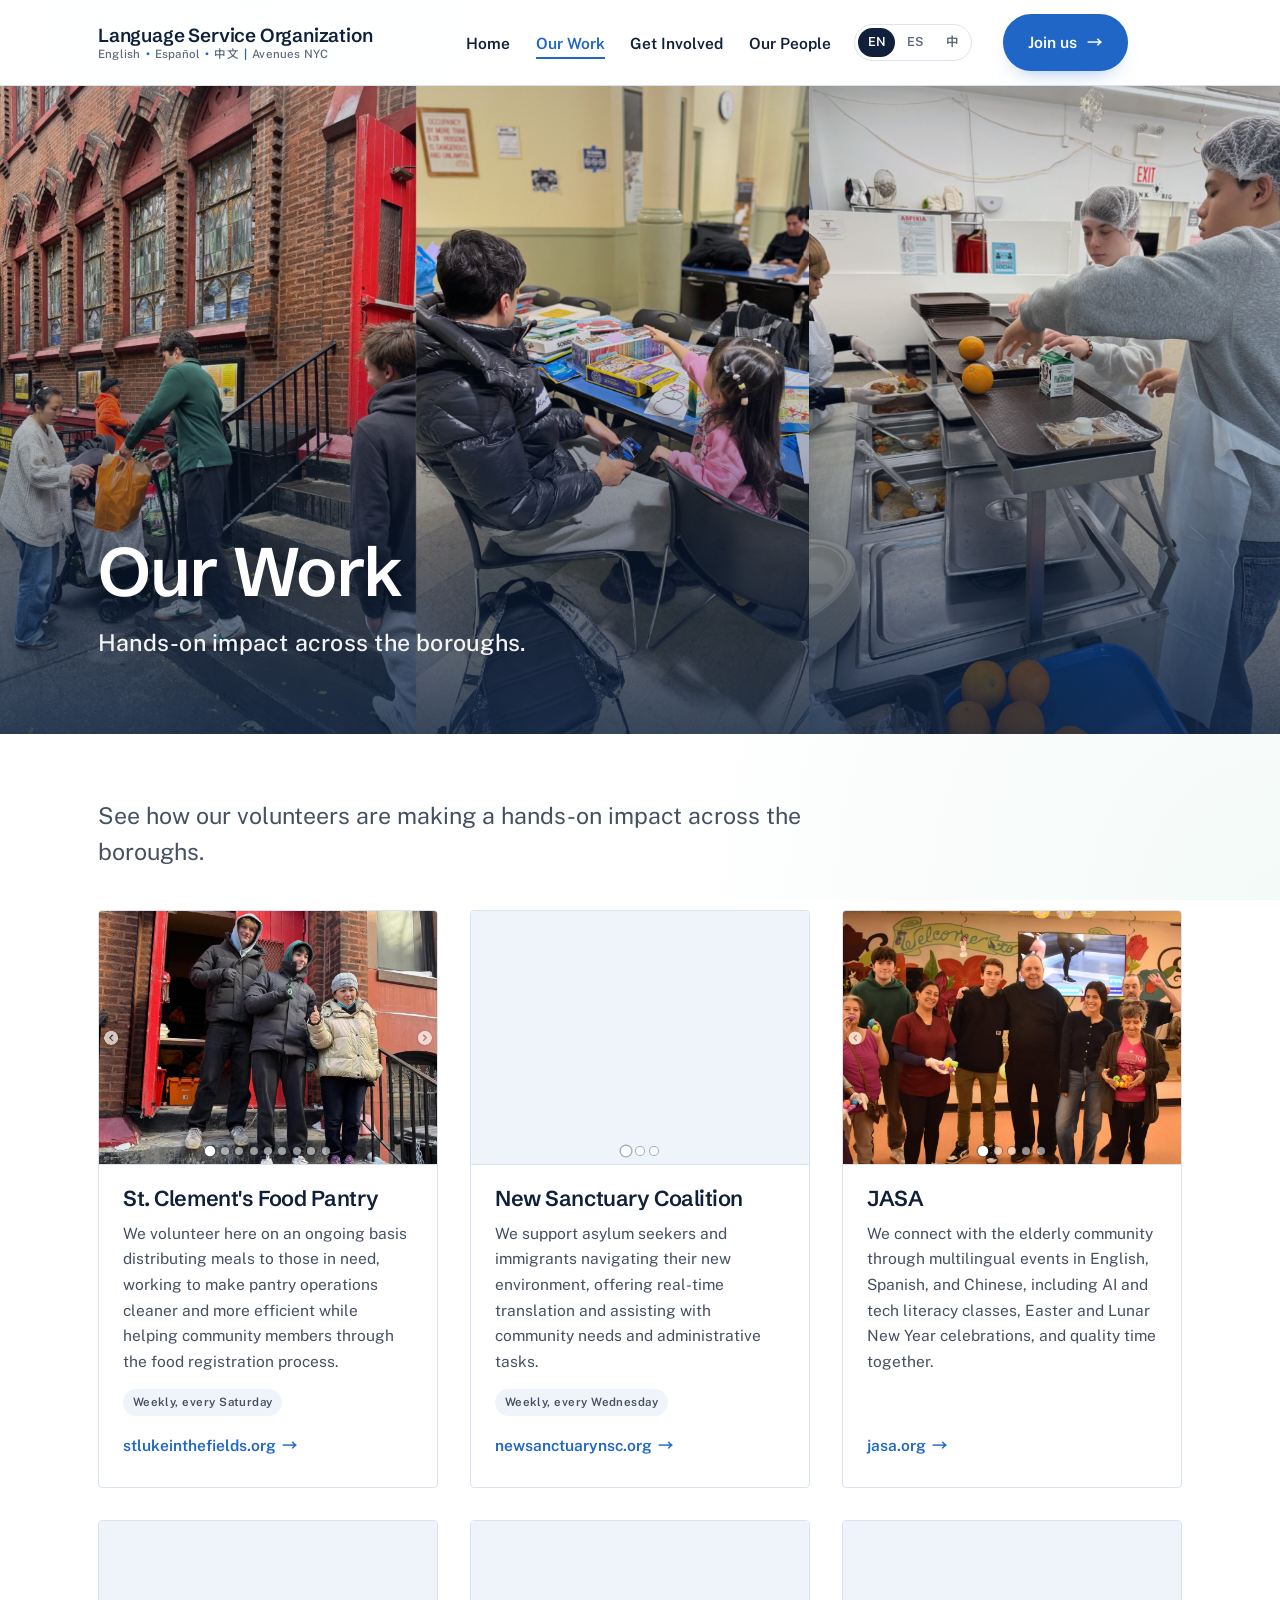
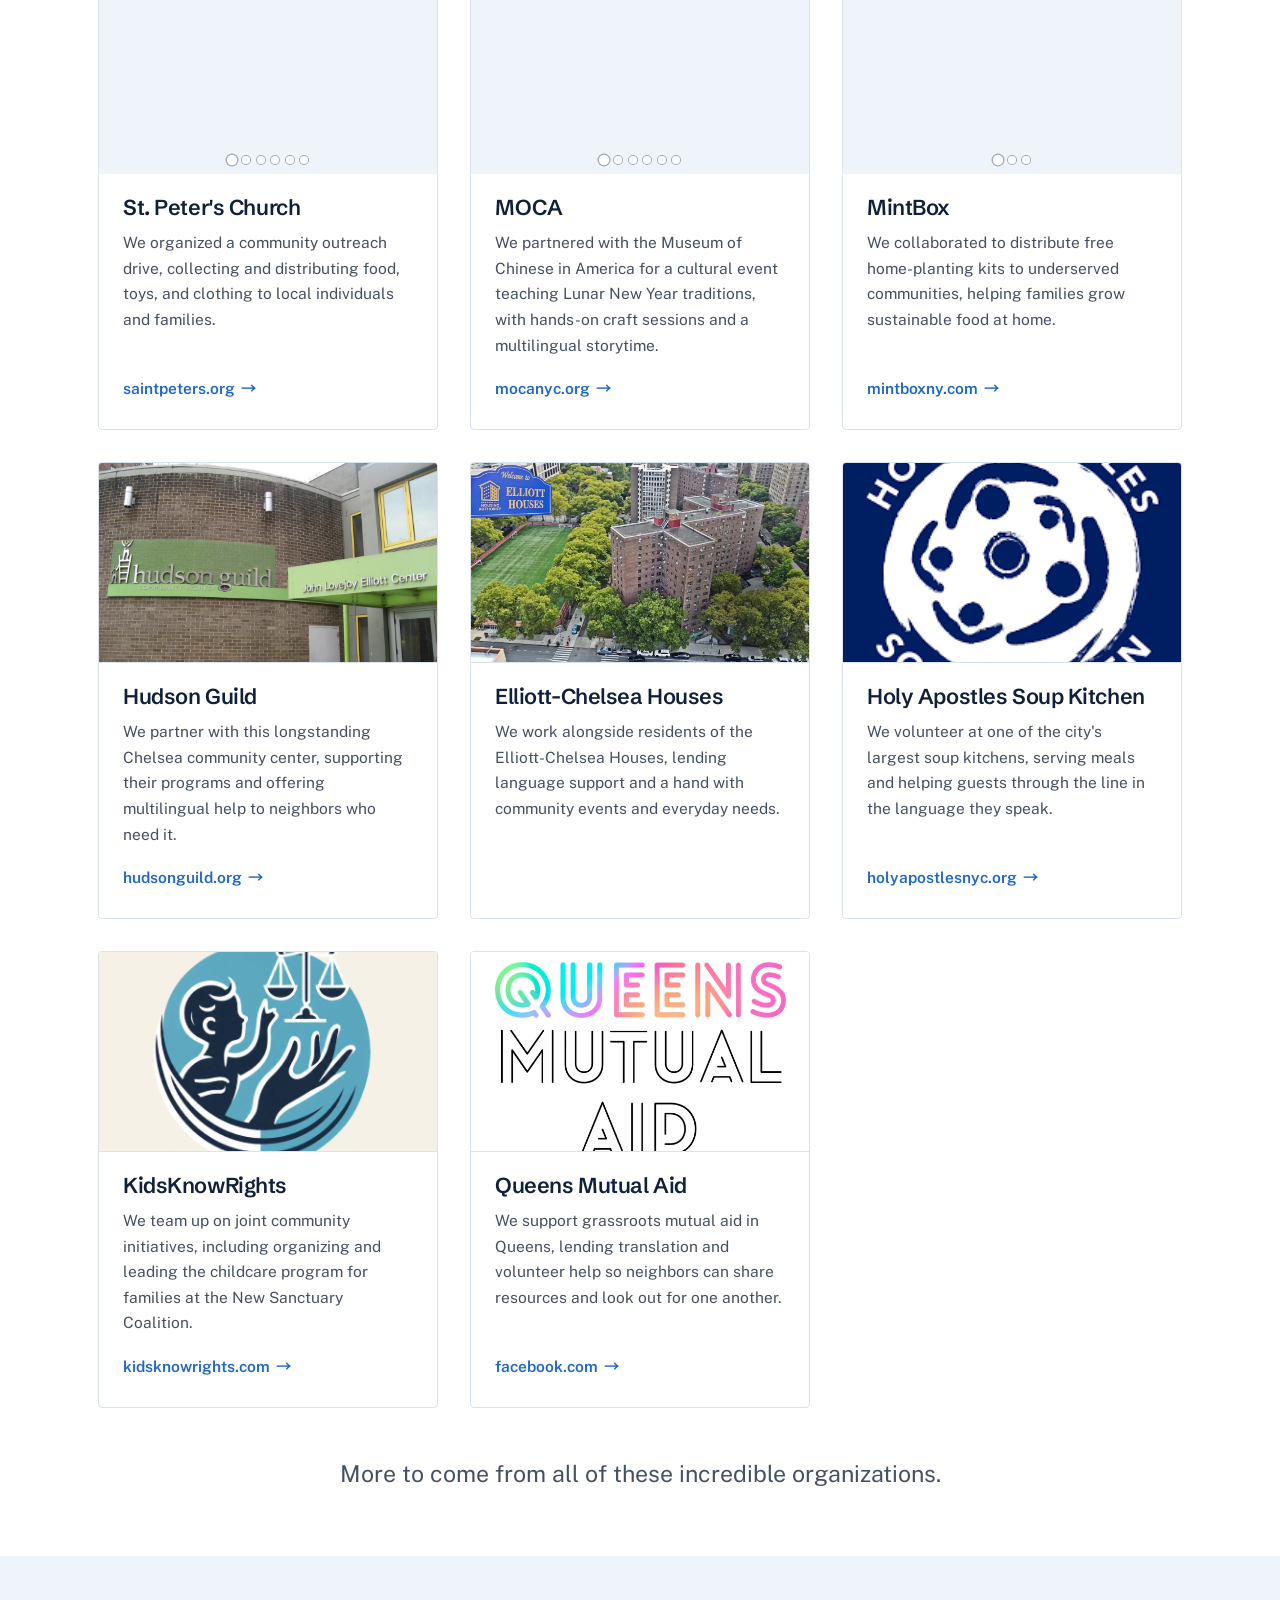
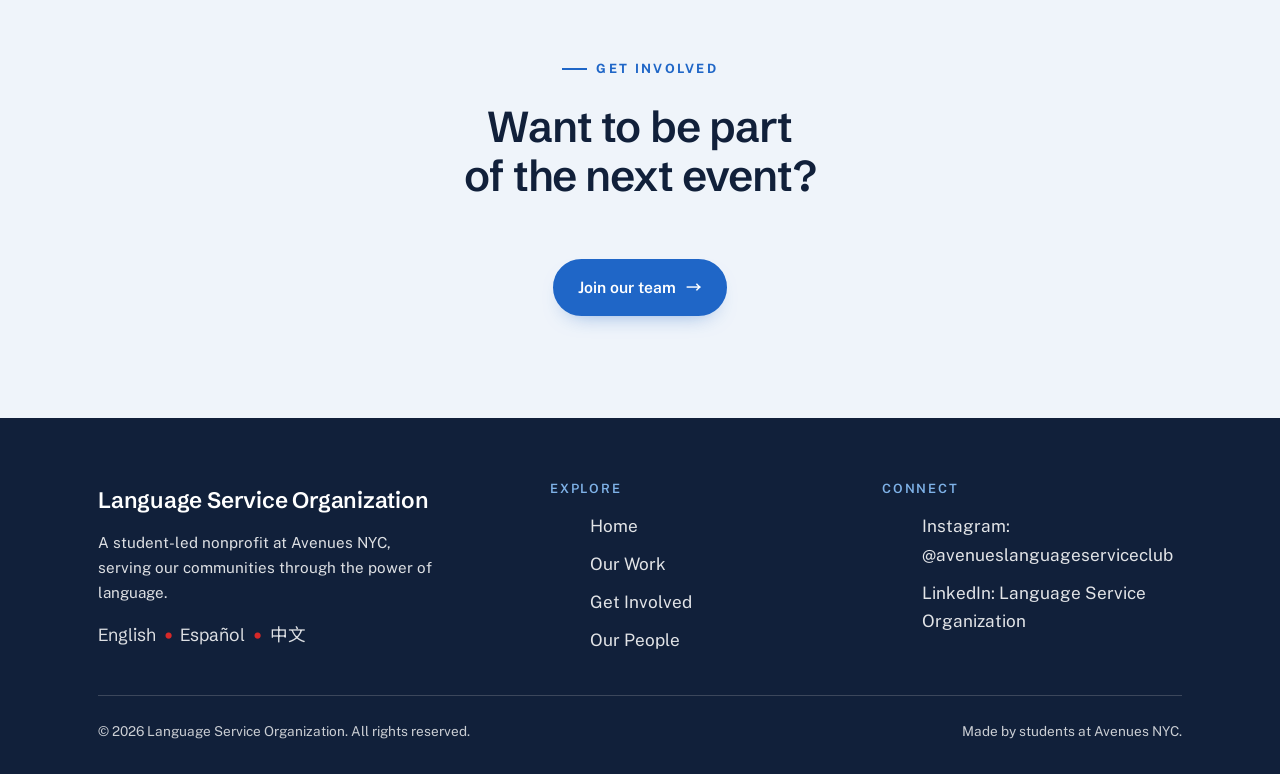
<file: our-work.html>
<!DOCTYPE html>
<html lang="en">
<head>
  <meta charset="UTF-8" />
  <meta name="viewport" content="width=device-width, initial-scale=1.0" />
  <link rel="icon" type="image/png" href="assets/img/tab.png" />
  <link rel="apple-touch-icon" href="assets/img/tab.png" />
  <title>Our Work | Language Service Organization</title>
  <meta name="description" content="See how LSO volunteers make a hands-on impact across the boroughs of New York City, in partnership with St. Clement's, the New Sanctuary Coalition, JASA, MOCA, and more." />

  <!-- Canonical URL: the exact host + path GitHub Pages serves this page at -->
  <link rel="canonical" href="https://languageserviceclub.com/our-work.html" />
  <!-- Google Search Console verification (HTML-tag method). The head is static, so
       Google sees this without running JS. TODO: replace REPLACE_WITH_GSC_TOKEN with the
       exact content value GSC gives you under "HTML tag", then keep this tag permanently. -->
  <meta name="google-site-verification" content="BPird2g89VQNzgO5R2helhqZ5bo5atIPvgMQP3QgmjY" />

  <!-- Open Graph (link previews on Facebook, LinkedIn, iMessage, Slack, etc.) -->
  <meta property="og:type" content="website" />
  <meta property="og:site_name" content="Language Service Organization" />
  <meta property="og:locale" content="en_US" />
  <meta property="og:title" content="Our Work | Language Service Organization" />
  <meta property="og:description" content="See how LSO volunteers make a hands-on impact across the boroughs of New York City, in partnership with St. Clement's, the New Sanctuary Coalition, JASA, MOCA, and more." />
  <meta property="og:url" content="https://languageserviceclub.com/our-work.html" />
  <meta property="og:image" content="https://languageserviceclub.com/assets/img/work-banner.jpg" />
  <!-- Twitter / X card -->
  <meta name="twitter:card" content="summary_large_image" />
  <meta name="twitter:title" content="Our Work | Language Service Organization" />
  <meta name="twitter:description" content="See how LSO volunteers make a hands-on impact across the boroughs of New York City, in partnership with St. Clement's, the New Sanctuary Coalition, JASA, MOCA, and more." />
  <meta name="twitter:image" content="https://languageserviceclub.com/assets/img/work-banner.jpg" />

  <!-- Structured data: the organization (same entity across every page) -->
  <script type="application/ld+json">
  {
    "@context": "https://schema.org",
    "@type": "Organization",
    "name": "Language Service Organization",
    "alternateName": "LSO",
    "url": "https://languageserviceclub.com/",
    "description": "A student-led nonprofit at Avenues NYC using English, Spanish, and Chinese to serve New York City communities through translation, connection, and support.",
    "sameAs": [
      "https://www.linkedin.com/company/language-service-organization/",
      "https://www.instagram.com/avenueslanguageserviceclub"
    ]
  }
  </script>

  <link rel="preconnect" href="https://fonts.googleapis.com" />
  <link rel="preconnect" href="https://fonts.gstatic.com" crossorigin />
  <link href="https://fonts.googleapis.com/css2?family=Schibsted+Grotesk:wght@400;500;600;700&family=Public+Sans:ital,wght@0,400;0,500;0,600;0,700;1,400&family=Noto+Sans+SC:wght@400;500;700&display=swap" rel="stylesheet" />
  <link rel="stylesheet" href="assets/css/styles.css" />
</head>
<body>
  <a class="skip-link" href="#main">Skip to content</a>

  <!-- ============ HEADER / NAV ============ -->
  <header class="site-header">
    <div class="wrap nav">
      <a class="brand" href="index.html" aria-label="Language Service Organization home">
        <span class="brand__name">Language Service Organization</span>
        <span class="brand__tag">English <span class="dot">•</span> Español <span class="dot">•</span> 中文 <span class="dot">|</span> Avenues NYC</span>
      </a>

      <button class="nav__toggle" aria-expanded="false" aria-controls="nav-menu" aria-label="Open menu">
        <span></span>
      </button>

      <nav class="nav__menu" id="nav-menu" aria-label="Primary">
        <ul class="nav__links">
          <li><a href="index.html" data-i18n="nav.home">Home</a></li>
          <li><a href="our-work.html" aria-current="page" data-i18n="nav.work">Our Work</a></li>
          <li><a href="get-involved.html" data-i18n="nav.involved">Get Involved</a></li>
          <li><a href="our-people.html" data-i18n="nav.people">Our People</a></li>
        </ul>
        <div class="lang-switch" role="group" aria-label="Choose language">
          <button type="button" data-lang="en" aria-pressed="true">EN</button>
          <button type="button" data-lang="es">ES</button>
          <button type="button" data-lang="zh">中</button>
        </div>
        <a class="btn nav__cta" href="get-involved.html" data-i18n="nav.cta">Join us <span class="arrow" aria-hidden="true">&rarr;</span></a>
      </nav>
      <div class="nav-backdrop" aria-hidden="true"></div>
    </div>
  </header>

  <main id="main">
    <!-- ============ HERO BANNER (full-width, shared component) ============ -->
    <section class="hero-banner" aria-label="Our Work">
      <div class="placeholder hero-banner__bg" aria-hidden="true">
        <p class="placeholder__label">Our volunteers working at a service event <span class="placeholder__file">assets/img/work-banner.jpg</span></p>
        <img class="placeholder__img" src="assets/img/work-banner.jpg" alt="" />
      </div>
      <div class="hero-banner__overlay" aria-hidden="true"></div>
      <div class="wrap hero-banner__inner">
        <h1 class="hero-banner__name" data-load="2">Our Work</h1>
        <p class="hero-banner__tag" data-load="3">Hands-on impact across the boroughs.</p>
      </div>
    </section>

    <!-- ============ PARTNER CARDS ============ -->
    <section class="section section--tight" aria-label="Partner organizations">
      <div class="wrap">
        <p class="lede" data-reveal style="margin-bottom: 2.5rem;">See how our volunteers are making a hands-on impact across the boroughs.</p>
        <div class="grid-cards">

          <article class="card" data-reveal>
            <div class="slider" data-slider>
              <div class="slider__track">
              <div class="placeholder">
                <p class="placeholder__label">St. Clement's Food Pantry <span class="placeholder__file">assets/img/event-st-clements.jpg</span></p>
                <img loading="lazy" decoding="async" class="placeholder__img" src="assets/img/event-st-clements.jpg" alt="Volunteers distributing meals at St. Clement's Food Pantry" />
              </div>
              <div class="placeholder">
                <p class="placeholder__label">St. Clement's Food Pantry <span class="placeholder__file">assets/img/event-st-clements1.jpg</span></p>
                <img loading="lazy" decoding="async" class="placeholder__img" src="assets/img/event-st-clements1.jpg" alt="Volunteers distributing meals at St. Clement's Food Pantry" />
              </div>
              <div class="placeholder">
                <p class="placeholder__label">St. Clement's Food Pantry <span class="placeholder__file">assets/img/event-st-clements2.jpg</span></p>
                <img loading="lazy" decoding="async" class="placeholder__img" src="assets/img/event-st-clements2.jpg" alt="Volunteers distributing meals at St. Clement's Food Pantry" />
              </div>
              <div class="placeholder">
                <p class="placeholder__label">St. Clement's Food Pantry <span class="placeholder__file">assets/img/event-st-clements3.jpg</span></p>
                <img loading="lazy" decoding="async" class="placeholder__img" src="assets/img/event-st-clements3.jpg" alt="Volunteers distributing meals at St. Clement's Food Pantry" />
              </div>
              <div class="placeholder">
                <p class="placeholder__label">St. Clement's Food Pantry <span class="placeholder__file">assets/img/event-st-clements4.jpg</span></p>
                <img loading="lazy" decoding="async" class="placeholder__img" src="assets/img/event-st-clements4.jpg" alt="Volunteers distributing meals at St. Clement's Food Pantry" />
              </div>
              <div class="placeholder">
                <p class="placeholder__label">St. Clement's Food Pantry <span class="placeholder__file">assets/img/event-st-clements5.jpg</span></p>
                <img loading="lazy" decoding="async" class="placeholder__img" src="assets/img/event-st-clements5.jpg" alt="Volunteers distributing meals at St. Clement's Food Pantry" />
              </div>
              <div class="placeholder">
                <p class="placeholder__label">St. Clement's Food Pantry <span class="placeholder__file">assets/img/event-st-clements6.jpg</span></p>
                <img loading="lazy" decoding="async" class="placeholder__img" src="assets/img/event-st-clements6.jpg" alt="Volunteers distributing meals at St. Clement's Food Pantry" />
              </div>
              <div class="placeholder">
                <p class="placeholder__label">St. Clement's Food Pantry <span class="placeholder__file">assets/img/event-st-clements7.jpg</span></p>
                <img loading="lazy" decoding="async" class="placeholder__img" src="assets/img/event-st-clements7.jpg" alt="Volunteers distributing meals at St. Clement's Food Pantry" />
              </div>
              <div class="placeholder">
                <p class="placeholder__label">St. Clement's Food Pantry <span class="placeholder__file">assets/img/event-st-clements8.jpg</span></p>
                <img loading="lazy" decoding="async" class="placeholder__img" src="assets/img/event-st-clements8.jpg" alt="Volunteers distributing meals at St. Clement's Food Pantry" />
              </div>
              </div>
              <button type="button" class="slider__btn slider__btn--prev" data-slider-prev aria-label="Previous photo"><span aria-hidden="true">&lsaquo;</span></button>
              <button type="button" class="slider__btn slider__btn--next" data-slider-next aria-label="Next photo"><span aria-hidden="true">&rsaquo;</span></button>
              <div class="slider__dots" data-slider-dots aria-hidden="true"></div>
            </div>
            <div class="card__body">
              <div class="card__title"><h3>St. Clement's Food Pantry</h3></div>
              <p>We volunteer here on an ongoing basis distributing meals to those in need, working to make pantry operations cleaner and more efficient while helping community members through the food registration process.</p>
              <div class="tags"><span class="tag">Weekly, every Saturday</span></div>
              <p class="card__link"><a class="link-arrow" href="https://stlukeinthefields.org/ministries/outreach/" target="_blank" rel="noopener" aria-label="Visit the Church of St. Luke in the Fields website, which runs St. Clement's Food Pantry">stlukeinthefields.org <span aria-hidden="true">&rarr;</span></a></p>
            </div>
          </article>

          <article class="card" data-reveal data-delay="1">
            <div class="slider" data-slider>
              <div class="slider__track">
              <div class="placeholder">
                <p class="placeholder__label">New Sanctuary Coalition <span class="placeholder__file">assets/img/event-new-sanctuary.jpg</span></p>
                <img loading="lazy" decoding="async" class="placeholder__img" src="assets/img/event-new-sanctuary.jpg" alt="Volunteers offering translation support at the New Sanctuary Coalition" />
              </div>
              <div class="placeholder">
                <p class="placeholder__label">New Sanctuary Coalition <span class="placeholder__file">assets/img/event-new-sanctuary1.jpg</span></p>
                <img loading="lazy" decoding="async" class="placeholder__img" src="assets/img/event-new-sanctuary1.jpg" alt="Volunteers offering translation support at the New Sanctuary Coalition" />
              </div>
              <div class="placeholder">
                <p class="placeholder__label">New Sanctuary Coalition <span class="placeholder__file">assets/img/event-new-sanctuary2.jpg</span></p>
                <img loading="lazy" decoding="async" class="placeholder__img" src="assets/img/event-new-sanctuary2.jpg" alt="Volunteers offering translation support at the New Sanctuary Coalition" />
              </div>
              </div>
              <button type="button" class="slider__btn slider__btn--prev" data-slider-prev aria-label="Previous photo"><span aria-hidden="true">&lsaquo;</span></button>
              <button type="button" class="slider__btn slider__btn--next" data-slider-next aria-label="Next photo"><span aria-hidden="true">&rsaquo;</span></button>
              <div class="slider__dots" data-slider-dots aria-hidden="true"></div>
            </div>
            <div class="card__body">
              <div class="card__title"><h3>New Sanctuary Coalition</h3></div>
              <p>We support asylum seekers and immigrants navigating their new environment, offering real-time translation and assisting with community needs and administrative tasks.</p>
              <div class="tags"><span class="tag">Weekly, every Wednesday</span></div>
              <p class="card__link"><a class="link-arrow" href="https://www.newsanctuarynsc.org/" target="_blank" rel="noopener" aria-label="Visit the New Sanctuary Coalition website">newsanctuarynsc.org <span aria-hidden="true">&rarr;</span></a></p>
            </div>
          </article>

          <article class="card" data-reveal data-delay="2">
            <div class="slider" data-slider>
              <div class="slider__track">
              <div class="placeholder">
                <p class="placeholder__label">JASA multilingual event <span class="placeholder__file">assets/img/event-jasa.jpg</span></p>
                <img loading="lazy" decoding="async" class="placeholder__img" src="assets/img/event-jasa.jpg" alt="A multilingual event with elderly community members at JASA" />
              </div>
              <div class="placeholder">
                <p class="placeholder__label">JASA multilingual event <span class="placeholder__file">assets/img/event-jasa1.jpg</span></p>
                <img loading="lazy" decoding="async" class="placeholder__img" src="assets/img/event-jasa1.jpg" alt="A multilingual event with elderly community members at JASA" />
              </div>
              <div class="placeholder">
                <p class="placeholder__label">JASA multilingual event <span class="placeholder__file">assets/img/event-jasa2.jpg</span></p>
                <img loading="lazy" decoding="async" class="placeholder__img" src="assets/img/event-jasa2.jpg" alt="A multilingual event with elderly community members at JASA" />
              </div>
              <div class="placeholder">
                <p class="placeholder__label">JASA multilingual event <span class="placeholder__file">assets/img/event-jasa3.jpg</span></p>
                <img loading="lazy" decoding="async" class="placeholder__img" src="assets/img/event-jasa3.jpg" alt="A multilingual event with elderly community members at JASA" />
              </div>
              <div class="placeholder">
                <p class="placeholder__label">JASA multilingual event <span class="placeholder__file">assets/img/event-jasa4.jpg</span></p>
                <img loading="lazy" decoding="async" class="placeholder__img" src="assets/img/event-jasa4.jpg" alt="A multilingual event with elderly community members at JASA" />
              </div>
              </div>
              <button type="button" class="slider__btn slider__btn--prev" data-slider-prev aria-label="Previous photo"><span aria-hidden="true">&lsaquo;</span></button>
              <button type="button" class="slider__btn slider__btn--next" data-slider-next aria-label="Next photo"><span aria-hidden="true">&rsaquo;</span></button>
              <div class="slider__dots" data-slider-dots aria-hidden="true"></div>
            </div>
            <div class="card__body">
              <div class="card__title"><h3>JASA</h3></div>
              <p>We connect with the elderly community through multilingual events in English, Spanish, and Chinese, including AI and tech literacy classes, Easter and Lunar New Year celebrations, and quality time together.</p>
              <p class="card__link"><a class="link-arrow" href="https://www.jasa.org/" target="_blank" rel="noopener" aria-label="Visit the JASA website">jasa.org <span aria-hidden="true">&rarr;</span></a></p>
            </div>
          </article>

          <article class="card" data-reveal>
            <div class="slider" data-slider>
              <div class="slider__track">
              <div class="placeholder">
                <p class="placeholder__label">St. Peter's Church drive <span class="placeholder__file">assets/img/event-st-peters.jpg</span></p>
                <img loading="lazy" decoding="async" class="placeholder__img" src="assets/img/event-st-peters.jpg" alt="A food, toy, and clothing drive at St. Peter's Church" />
              </div>
              <div class="placeholder">
                <p class="placeholder__label">St. Peter's Church drive <span class="placeholder__file">assets/img/event-st-peters1.jpg</span></p>
                <img loading="lazy" decoding="async" class="placeholder__img" src="assets/img/event-st-peters1.jpg" alt="A food, toy, and clothing drive at St. Peter's Church" />
              </div>
              <div class="placeholder">
                <p class="placeholder__label">St. Peter's Church drive <span class="placeholder__file">assets/img/event-st-peters2.jpg</span></p>
                <img loading="lazy" decoding="async" class="placeholder__img" src="assets/img/event-st-peters2.jpg" alt="A food, toy, and clothing drive at St. Peter's Church" />
              </div>
              <div class="placeholder">
                <p class="placeholder__label">St. Peter's Church drive <span class="placeholder__file">assets/img/event-st-peters3.jpg</span></p>
                <img loading="lazy" decoding="async" class="placeholder__img" src="assets/img/event-st-peters3.jpg" alt="A food, toy, and clothing drive at St. Peter's Church" />
              </div>
              <div class="placeholder">
                <p class="placeholder__label">St. Peter's Church drive <span class="placeholder__file">assets/img/event-st-peters4.jpg</span></p>
                <img loading="lazy" decoding="async" class="placeholder__img" src="assets/img/event-st-peters4.jpg" alt="A food, toy, and clothing drive at St. Peter's Church" />
              </div>
              <div class="placeholder">
                <p class="placeholder__label">St. Peter's Church drive <span class="placeholder__file">assets/img/event-st-peters5.jpg</span></p>
                <img loading="lazy" decoding="async" class="placeholder__img" src="assets/img/event-st-peters5.jpg" alt="A food, toy, and clothing drive at St. Peter's Church" />
              </div>
              </div>
              <button type="button" class="slider__btn slider__btn--prev" data-slider-prev aria-label="Previous photo"><span aria-hidden="true">&lsaquo;</span></button>
              <button type="button" class="slider__btn slider__btn--next" data-slider-next aria-label="Next photo"><span aria-hidden="true">&rsaquo;</span></button>
              <div class="slider__dots" data-slider-dots aria-hidden="true"></div>
            </div>
            <div class="card__body">
              <div class="card__title"><h3>St. Peter's Church</h3></div>
              <p>We organized a community outreach drive, collecting and distributing food, toys, and clothing to local individuals and families.</p>
              <p class="card__link"><a class="link-arrow" href="https://www.saintpeters.org/" target="_blank" rel="noopener" aria-label="Visit the St. Peter's Church website">saintpeters.org <span aria-hidden="true">&rarr;</span></a></p>
            </div>
          </article>

          <article class="card" data-reveal data-delay="1">
            <div class="slider" data-slider>
              <div class="slider__track">
              <div class="placeholder">
                <p class="placeholder__label">MOCA cultural event <span class="placeholder__file">assets/img/event-moca.jpg</span></p>
                <img loading="lazy" decoding="async" class="placeholder__img" src="assets/img/event-moca.jpg" alt="A Lunar New Year cultural event at the Museum of Chinese in America" />
              </div>
              <div class="placeholder">
                <p class="placeholder__label">MOCA cultural event <span class="placeholder__file">assets/img/event-moca1.jpg</span></p>
                <img loading="lazy" decoding="async" class="placeholder__img" src="assets/img/event-moca1.jpg" alt="A Lunar New Year cultural event at the Museum of Chinese in America" />
              </div>
              <div class="placeholder">
                <p class="placeholder__label">MOCA cultural event <span class="placeholder__file">assets/img/event-moca2.jpg</span></p>
                <img loading="lazy" decoding="async" class="placeholder__img" src="assets/img/event-moca2.jpg" alt="A Lunar New Year cultural event at the Museum of Chinese in America" />
              </div>
              <div class="placeholder">
                <p class="placeholder__label">MOCA cultural event <span class="placeholder__file">assets/img/event-moca3.jpg</span></p>
                <img loading="lazy" decoding="async" class="placeholder__img" src="assets/img/event-moca3.jpg" alt="A Lunar New Year cultural event at the Museum of Chinese in America" />
              </div>
              <div class="placeholder">
                <p class="placeholder__label">MOCA cultural event <span class="placeholder__file">assets/img/event-moca4.jpg</span></p>
                <img loading="lazy" decoding="async" class="placeholder__img" src="assets/img/event-moca4.jpg" alt="A Lunar New Year cultural event at the Museum of Chinese in America" />
              </div>
              <div class="placeholder">
                <p class="placeholder__label">MOCA cultural event <span class="placeholder__file">assets/img/event-moca5.jpg</span></p>
                <img loading="lazy" decoding="async" class="placeholder__img" src="assets/img/event-moca5.jpg" alt="A Lunar New Year cultural event at the Museum of Chinese in America" />
              </div>
              </div>
              <button type="button" class="slider__btn slider__btn--prev" data-slider-prev aria-label="Previous photo"><span aria-hidden="true">&lsaquo;</span></button>
              <button type="button" class="slider__btn slider__btn--next" data-slider-next aria-label="Next photo"><span aria-hidden="true">&rsaquo;</span></button>
              <div class="slider__dots" data-slider-dots aria-hidden="true"></div>
            </div>
            <div class="card__body">
              <div class="card__title"><h3>MOCA</h3></div>
              <p>We partnered with the Museum of Chinese in America for a cultural event teaching Lunar New Year traditions, with hands-on craft sessions and a multilingual storytime.</p>
              <p class="card__link"><a class="link-arrow" href="https://www.mocanyc.org/" target="_blank" rel="noopener" aria-label="Visit the Museum of Chinese in America website">mocanyc.org <span aria-hidden="true">&rarr;</span></a></p>
            </div>
          </article>

          <article class="card" data-reveal data-delay="2">
            <div class="slider" data-slider>
              <div class="slider__track">
              <div class="placeholder">
                <p class="placeholder__label">MintBox planting kits <span class="placeholder__file">assets/img/event-mintbox.jpg</span></p>
                <img loading="lazy" decoding="async" class="placeholder__img" src="assets/img/event-mintbox.jpg" alt="Distributing free home-planting kits with MintBox" />
              </div>
              <div class="placeholder">
                <p class="placeholder__label">MintBox planting kits <span class="placeholder__file">assets/img/event-mintbox1.jpg</span></p>
                <img loading="lazy" decoding="async" class="placeholder__img" src="assets/img/event-mintbox1.jpg" alt="Distributing free home-planting kits with MintBox" />
              </div>
              <div class="placeholder">
                <p class="placeholder__label">MintBox planting kits <span class="placeholder__file">assets/img/event-mintbox2.jpg</span></p>
                <img loading="lazy" decoding="async" class="placeholder__img" src="assets/img/event-mintbox2.jpg" alt="Distributing free home-planting kits with MintBox" />
              </div>
              </div>
              <button type="button" class="slider__btn slider__btn--prev" data-slider-prev aria-label="Previous photo"><span aria-hidden="true">&lsaquo;</span></button>
              <button type="button" class="slider__btn slider__btn--next" data-slider-next aria-label="Next photo"><span aria-hidden="true">&rsaquo;</span></button>
              <div class="slider__dots" data-slider-dots aria-hidden="true"></div>
            </div>
            <div class="card__body">
              <div class="card__title"><h3>MintBox</h3></div>
              <p>We collaborated to distribute free home-planting kits to underserved communities, helping families grow sustainable food at home.</p>
              <p class="card__link"><a class="link-arrow" href="https://mintboxny.com" target="_blank" rel="noopener" aria-label="Visit the MintBox website">mintboxny.com <span aria-hidden="true">&rarr;</span></a></p>
            </div>
          </article>

          <article class="card" data-reveal data-delay="1">
            <div class="placeholder">
              <p class="placeholder__label">Hudson Guild <span class="placeholder__file">assets/img/event-hudson-guild.jpg</span></p>
              <img loading="lazy" decoding="async" class="placeholder__img" src="assets/img/event-hudson-guild.jpg" alt="Volunteering with Hudson Guild in Chelsea" />
            </div>
            <div class="card__body">
              <div class="card__title"><h3>Hudson Guild</h3></div>
              <p>We partner with this longstanding Chelsea community center, supporting their programs and offering multilingual help to neighbors who need it.</p>
              <p class="card__link"><a class="link-arrow" href="https://hudsonguild.org/" target="_blank" rel="noopener" aria-label="Visit the Hudson Guild website">hudsonguild.org <span aria-hidden="true">&rarr;</span></a></p>
            </div>
          </article>

          <article class="card" data-reveal data-delay="2">
            <div class="placeholder">
              <p class="placeholder__label">Elliott-Chelsea Houses <span class="placeholder__file">assets/img/event-elliott-chelsea.jpg</span></p>
              <img loading="lazy" decoding="async" class="placeholder__img" src="assets/img/event-elliott-chelsea.jpg" alt="Working with residents of the Elliott-Chelsea Houses" />
            </div>
            <div class="card__body">
              <div class="card__title"><h3>Elliott-Chelsea Houses</h3></div>
              <p>We work alongside residents of the Elliott-Chelsea Houses, lending language support and a hand with community events and everyday needs.</p>
            </div>
          </article>

          <article class="card" data-reveal>
            <div class="placeholder">
              <p class="placeholder__label">Holy Apostles Soup Kitchen <span class="placeholder__file">assets/img/event-holy-apostles.jpg</span></p>
              <img loading="lazy" decoding="async" class="placeholder__img" src="assets/img/event-holy-apostles.jpg" alt="Serving meals at Holy Apostles Soup Kitchen" />
            </div>
            <div class="card__body">
              <div class="card__title"><h3>Holy Apostles Soup Kitchen</h3></div>
              <p>We volunteer at one of the city's largest soup kitchens, serving meals and helping guests through the line in the language they speak.</p>
              <p class="card__link"><a class="link-arrow" href="https://holyapostlesnyc.org/soup-kitchen-and-pantry/" target="_blank" rel="noopener" aria-label="Visit the Holy Apostles Soup Kitchen website">holyapostlesnyc.org <span aria-hidden="true">&rarr;</span></a></p>
            </div>
          </article>

          <article class="card" data-reveal>
            <div class="placeholder">
              <p class="placeholder__label">KidsKnowRights childcare <span class="placeholder__file">assets/img/kkr.jpg</span></p>
              <img loading="lazy" decoding="async" class="placeholder__img" src="assets/img/kkr.jpg" alt="Leading a childcare program with KidsKnowRights at the New Sanctuary Coalition" />
            </div>
            <div class="card__body">
              <div class="card__title"><h3>KidsKnowRights</h3></div>
              <p>We team up on joint community initiatives, including organizing and leading the childcare program for families at the New Sanctuary Coalition.</p>
              <p class="card__link"><a class="link-arrow" href="https://kidsknowrights.com" target="_blank" rel="noopener" aria-label="Visit the KidsKnowRights website">kidsknowrights.com <span aria-hidden="true">&rarr;</span></a></p>
            </div>
          </article>

          <article class="card" data-reveal>
            <div class="placeholder">
              <p class="placeholder__label">Queens Mutual Aid <span class="placeholder__file">assets/img/qma.jpg</span></p>
              <img loading="lazy" decoding="async" class="placeholder__img" src="assets/img/qma.jpg" alt="Volunteering with Queens Mutual Aid" />
            </div>
            <div class="card__body">
              <div class="card__title"><h3>Queens Mutual Aid</h3></div>
              <p>We support grassroots mutual aid in Queens, lending translation and volunteer help so neighbors can share resources and look out for one another.</p>
              <p class="card__link"><a class="link-arrow" href="https://www.facebook.com/groups/QueensMutualAid/" target="_blank" rel="noopener" aria-label="Visit Queens Mutual Aid on Facebook">facebook.com <span aria-hidden="true">&rarr;</span></a></p>
            </div>
          </article>

        </div>

        <p class="lede" data-reveal style="margin-top: 3rem; text-align:center; margin-inline:auto;">More to come from all of these incredible organizations.</p>
      </div>
    </section>

    <!-- ============ CTA BAND ============ -->
    <section class="section cta-band section--paper-deep" aria-labelledby="cta-h">
      <div class="wrap">
        <span class="kicker" data-reveal>Get involved</span>
        <h2 id="cta-h" data-reveal>Want to be part of the next event?</h2>
        <div class="hero__actions" data-reveal data-delay="1">
          <a class="btn" href="get-involved.html">Join our team <span class="arrow" aria-hidden="true">&rarr;</span></a>
        </div>
      </div>
    </section>
  </main>

  <!-- ============ FOOTER ============ -->
  <footer class="site-footer">
    <div class="wrap">
      <div class="footer__top">
        <div class="footer__brand">
          <span class="brand__name">Language Service Organization</span>
          <p>A student-led nonprofit at Avenues NYC, serving our communities through the power of language.</p>
          <p class="trilingual-mini">English <span class="dot">•</span> Español <span class="dot">•</span> 中文</p>
        </div>
        <div class="footer__col">
          <h4>Explore</h4>
          <ul>
            <li><a href="index.html">Home</a></li>
            <li><a href="our-work.html">Our Work</a></li>
            <li><a href="get-involved.html">Get Involved</a></li>
            <li><a href="our-people.html">Our People</a></li>
          </ul>
        </div>
        <div class="footer__col">
          <h4>Connect</h4>
          <ul>
            <li><a href="https://instagram.com/avenueslanguageserviceclub" target="_blank" rel="noopener">Instagram: @avenueslanguageserviceclub</a></li>
            <li><a href="https://www.linkedin.com/company/111957608/" target="_blank" rel="noopener">LinkedIn: Language Service Organization</a></li>
          </ul>
        </div>
      </div>
      <div class="footer__bottom">
        <span>&copy; <span data-year>2026</span> Language Service Organization. All rights reserved.</span>
        <span>Made by students at Avenues NYC.</span>
      </div>
    </div>
  </footer>

  <script src="assets/js/main.js" defer></script>
</body>
</html>
</file>
<file: assets/css/styles.css>
/* =========================================================================
   Language Service Organization
   Aesthetic: "Clear Civic"
   - White and light blue-grey backgrounds, near-black navy text
   - Navy as the dominant dark, blue as the primary accent, green as the
     secondary highlight, red reserved for the language-separator dots
   - Fraunces (display serif) + Public Sans (civic body) + Noto SC (CJK)
   - The trilingual tagline's bullet becomes a recurring connective motif
   ========================================================================= */

/* ---------- Design tokens ----------
   Note: a few legacy variable names are kept (--paper, --vermilion, --marigold)
   so the rest of the stylesheet stays stable. Their VALUES now carry the new
   palette: --vermilion is the primary blue, --marigold is the green highlight,
   --paper is white. Plain-named tokens below are preferred for new code.       */
:root {
  /* Palette */
  --white:        #FFFFFF;
  --bg-alt:       #EFF4FA;   /* light blue-grey alternating sections */
  --bg-tint:      #E1ECF7;   /* light blue tint (placeholders, badges) */
  --navy:         #14315B;   /* dominant dark: footer, impact band */
  --navy-deep:    #0E2342;
  --blue:         #1F66C7;   /* primary accent: buttons, links, nav */
  --blue-deep:    #154E9E;
  --blue-light:   #7FB2E8;   /* light blue accent on dark backgrounds */
  --green:        #1F8A66;   /* secondary accent (muted) */
  --green-light:  #4DAE88;   /* soft green highlight on dark backgrounds */
  --red:          #D62828;   /* the language-separator dot motif */
  --red-deep:     #B11E1E;

  /* Legacy aliases mapped to the new palette */
  --paper:        var(--white);
  --paper-deep:   var(--bg-alt);
  --ink:          #11203A;   /* near-black navy text */
  --ink-soft:     #455062;   /* grey body text */
  --ink-faint:    #5E6A7B;   /* readable grey for small meta text */
  --vermilion:    var(--blue);
  --vermilion-deep:var(--blue-deep);
  --marigold:     var(--green-light);
  --sage:         var(--green);
  --line:         #DBE3EE;
  --paper-card:   #FFFFFF;

  /* Type */
  --font-display: "Schibsted Grotesk", "Noto Sans SC", -apple-system, BlinkMacSystemFont, "Segoe UI", Helvetica, sans-serif;
  --font-body:    "Public Sans", "Noto Sans SC", -apple-system, BlinkMacSystemFont, "Segoe UI", Helvetica, sans-serif;

  /* Spacing scale */
  --space-1: 0.5rem;
  --space-2: 1rem;
  --space-3: 1.5rem;
  --space-4: 2.5rem;
  --space-5: 4rem;
  --space-6: 6rem;
  --space-7: 9rem;

  /* Layout */
  --maxw: 1180px;
  --gutter: clamp(1.25rem, 5vw, 4rem);
  --radius: 4px;

  --shadow: 0 1px 0 var(--line), 0 18px 40px -28px rgba(21, 34, 50, 0.45);
  --ease: cubic-bezier(0.22, 1, 0.36, 1);
}

/* ---------- Reset ---------- */
*, *::before, *::after { box-sizing: border-box; }
* { margin: 0; }
html { -webkit-text-size-adjust: 100%; scroll-behavior: smooth; }
@media (prefers-reduced-motion: reduce) {
  html { scroll-behavior: auto; }
  *, *::before, *::after { animation-duration: 0.001ms !important; transition-duration: 0.001ms !important; }
}

body {
  font-family: var(--font-body);
  background: var(--paper);
  color: var(--ink);
  line-height: 1.65;
  font-size: clamp(1rem, 0.96rem + 0.2vw, 1.075rem);
  -webkit-font-smoothing: antialiased;
  text-rendering: optimizeLegibility;
  /* Faint tint via layered gradients (light blue + green) */
  background-image:
    radial-gradient(circle at 20% 0%, rgba(31, 102, 199, 0.05), transparent 45%),
    radial-gradient(circle at 100% 100%, rgba(31, 158, 115, 0.05), transparent 40%);
  background-attachment: fixed;
}

img { max-width: 100%; display: block; }
a { color: inherit; }

/* ---------- Typography ---------- */
h1, h2, h3, h4 {
  font-family: var(--font-display);
  font-weight: 600;
  line-height: 1.12;
  letter-spacing: -0.02em;
  text-wrap: balance;
}
h1 { font-size: clamp(2.4rem, 1.6rem + 3.4vw, 4.2rem); font-weight: 600; }
h2 { font-size: clamp(1.9rem, 1.4rem + 2vw, 2.7rem); }
h3 { font-size: clamp(1.25rem, 1.1rem + 0.8vw, 1.6rem); }
p { max-width: 64ch; }

.kicker {
  font-family: var(--font-body);
  font-size: 0.8rem;
  font-weight: 700;
  letter-spacing: 0.18em;
  text-transform: uppercase;
  color: var(--vermilion);
  display: inline-flex;
  align-items: center;
  gap: 0.7em;
}
.kicker::before {
  content: "";
  width: 1.6rem; height: 2px;
  background: var(--vermilion);
  display: inline-block;
}

/* The recurring connective dot motif (the language separator, in red) */
.dot { color: var(--red); font-weight: 700; padding: 0 0.15em; }

/* ---------- Layout helpers ---------- */
.wrap { width: min(100% - 2rem, var(--maxw)); margin-inline: auto; padding-inline: max(0px, calc((var(--gutter) - 1rem))); }
.section { padding-block: clamp(3.5rem, 8vw, var(--space-7)); }
.section--tight { padding-block: clamp(2.5rem, 5vw, var(--space-5)); }
.lede { font-size: clamp(1.15rem, 1.05rem + 0.5vw, 1.45rem); color: var(--ink-soft); max-width: 56ch; line-height: 1.55; }

/* Accessibility utilities */
.visually-hidden {
  position: absolute !important; width: 1px; height: 1px;
  padding: 0; margin: -1px; overflow: hidden; clip: rect(0 0 0 0); white-space: nowrap; border: 0;
}
.skip-link {
  position: absolute; left: 1rem; top: -100%;
  background: var(--ink); color: var(--paper);
  padding: 0.75rem 1.25rem; border-radius: var(--radius); z-index: 200;
  font-weight: 600; transition: top 0.2s var(--ease);
}
.skip-link:focus { top: 1rem; }

:focus-visible {
  outline: 3px solid var(--vermilion);
  outline-offset: 3px;
  border-radius: 2px;
}

/* ---------- Buttons & links ---------- */
.btn {
  --btn-bg: var(--vermilion);
  --btn-fg: var(--paper);
  display: inline-flex; align-items: center; gap: 0.6em;
  font-family: var(--font-body); font-weight: 600; font-size: 0.98rem;
  padding: 0.85em 1.5em;
  background: var(--btn-bg); color: var(--btn-fg);
  border: 2px solid var(--btn-bg);
  border-radius: 999px;
  text-decoration: none;
  cursor: pointer;
  transition: transform 0.25s var(--ease), background 0.25s var(--ease), color 0.25s var(--ease), box-shadow 0.25s var(--ease);
  box-shadow: 0 10px 22px -14px rgba(31, 102, 199, 0.65);
}
.btn:hover { transform: translateY(-2px); background: var(--vermilion-deep); border-color: var(--vermilion-deep); }
.btn .arrow { transition: transform 0.25s var(--ease); }
.btn:hover .arrow { transform: translateX(4px); }

.btn--ghost {
  --btn-bg: transparent; --btn-fg: var(--ink);
  border-color: var(--ink);
  box-shadow: none;
}
.btn--ghost:hover { background: var(--ink); color: var(--paper); border-color: var(--ink); }

.link-arrow {
  display: inline-flex; align-items: center; gap: 0.4em;
  font-weight: 600; color: var(--vermilion); text-decoration: none;
  border-bottom: 2px solid transparent;
  transition: border-color 0.2s var(--ease), gap 0.2s var(--ease);
}
.link-arrow:hover { border-color: var(--vermilion); gap: 0.7em; }

/* =========================================================================
   Header / Nav
   ========================================================================= */
.site-header {
  position: sticky; top: 0; z-index: 100;
  background: color-mix(in srgb, var(--paper) 88%, transparent);
  backdrop-filter: blur(10px);
  border-bottom: 1px solid var(--line);
}
.nav {
  display: flex; align-items: center; justify-content: space-between;
  gap: var(--space-2);
  padding-block: 0.9rem;
}
.brand {
  display: flex; flex-direction: column;
  text-decoration: none; color: var(--ink);
  line-height: 1.05;
}
.brand__name {
  font-family: var(--font-display); font-weight: 600;
  font-size: 1.18rem; letter-spacing: -0.01em;
}
.brand__tag {
  font-size: 0.72rem; color: var(--ink-faint); font-weight: 500;
  letter-spacing: 0.02em; margin-top: 0.15rem;
}
.brand__tag .dot { color: var(--vermilion); }

.nav__menu { display: flex; align-items: center; gap: clamp(0.9rem, 1.8vw, 1.8rem); }

.nav__links {
  display: flex; align-items: center; gap: clamp(1rem, 2vw, 2.2rem);
  list-style: none;
}
.nav__links a {
  text-decoration: none; color: var(--ink); font-weight: 600; font-size: 0.97rem;
  padding: 0.35rem 0; position: relative;
}
.nav__links a::after {
  content: ""; position: absolute; left: 0; bottom: -2px; height: 2px; width: 0;
  background: var(--vermilion); transition: width 0.25s var(--ease);
}
.nav__links a:hover::after,
.nav__links a[aria-current="page"]::after { width: 100%; }
.nav__links a[aria-current="page"] { color: var(--vermilion); }

.nav__cta { margin-left: 0.5rem; }

/* Language switcher scaffold (English only for now; wired for es/zh later) */
.lang-switch {
  display: inline-flex; gap: 0.15rem; align-items: center;
  border: 1px solid var(--line); border-radius: 999px; padding: 0.2rem;
}
.lang-switch button {
  font: inherit; font-size: 0.78rem; font-weight: 600;
  border: 0; background: transparent; color: var(--ink-faint);
  padding: 0.25rem 0.6rem; border-radius: 999px; cursor: pointer;
  transition: background 0.2s var(--ease), color 0.2s var(--ease);
}
.lang-switch button[aria-pressed="true"] { background: var(--ink); color: var(--paper); }
.lang-switch button:disabled { cursor: not-allowed; opacity: 0.55; }

/* Hamburger */
.nav__toggle {
  display: none;
  background: transparent; border: 1px solid var(--line); border-radius: var(--radius);
  width: 44px; height: 44px; cursor: pointer; padding: 0;
  align-items: center; justify-content: center;
}
.nav__toggle span, .nav__toggle span::before, .nav__toggle span::after {
  content: ""; display: block; width: 22px; height: 2px; background: var(--ink);
  transition: transform 0.3s var(--ease), opacity 0.2s var(--ease);
}
.nav__toggle span { position: relative; }
.nav__toggle span::before { position: absolute; top: -7px; }
.nav__toggle span::after { position: absolute; top: 7px; }
.nav__toggle[aria-expanded="true"] span { background: transparent; }
.nav__toggle[aria-expanded="true"] span::before { transform: translateY(7px) rotate(45deg); }
.nav__toggle[aria-expanded="true"] span::after { transform: translateY(-7px) rotate(-45deg); }

@media (max-width: 860px) {
  .nav__toggle { display: inline-flex; }
  .nav__menu {
    position: fixed; top: 0; right: 0; bottom: auto; left: auto;
    height: 100vh; height: 100dvh; width: min(82vw, 340px);
    background: var(--white); border-left: 1px solid var(--line);
    transform: translateX(100%); transition: transform 0.35s var(--ease);
    padding: 6rem var(--gutter) 2rem; box-shadow: -30px 0 60px -40px rgba(21,34,50,0.5);
    display: flex; flex-direction: column; align-items: flex-start;
    overflow-y: auto; z-index: 120;
  }
  .nav__menu[data-open="true"] { transform: translateX(0); }
  .nav__links { flex-direction: column; align-items: flex-start; gap: 1.4rem; font-size: 1.15rem; }
  .nav__links a { font-size: 1.15rem; }
  .nav__cta { margin: 1rem 0 0; }
  .lang-switch { margin-top: 1.5rem; }
  .nav-backdrop {
    position: fixed; top: 0; right: 0; bottom: auto; left: 0;
    height: 100vh; height: 100dvh; background: rgba(21,34,50,0.55);
    opacity: 0; pointer-events: none; transition: opacity 0.3s var(--ease); z-index: 90;
  }
  .nav-backdrop[data-open="true"] { opacity: 1; pointer-events: auto; }
}

/* =========================================================================
   Hero banner (full-width photo with overlaid wordmark)
   ========================================================================= */
.hero-banner {
  position: relative; isolation: isolate; overflow: hidden;
  display: flex; align-items: flex-end;
  min-height: clamp(440px, 72vh, 700px);
  background: var(--navy);
}
.hero__actions { display: flex; flex-wrap: wrap; gap: 1rem; margin-top: 2.2rem; }

/* The labeled placeholder fills the banner; darkened so white text reads */
.placeholder.hero-banner__bg {
  position: absolute; inset: 0; z-index: 0; min-height: 0;
  border: 0; border-radius: 0; align-items: flex-start;
  background:
    repeating-linear-gradient(135deg, transparent 0 16px, rgba(255,255,255,0.045) 16px 17px),
    var(--navy);
}
.hero-banner__bg .placeholder__label {
  width: auto; margin: 1.1rem; border-top: 0;
  border: 1px solid color-mix(in srgb, var(--paper) 35%, transparent);
  border-radius: 999px;
}
/* Gradient overlay: clearer at top, darker at the bottom for the text */
.hero-banner__overlay {
  position: absolute; inset: 0; z-index: 1; pointer-events: none;
  background: linear-gradient(to bottom,
    rgba(14,35,66,0.20) 0%,
    rgba(14,35,66,0.05) 32%,
    rgba(14,35,66,0.55) 76%,
    rgba(14,35,66,0.82) 100%);
}
.hero-banner__inner {
  position: relative; z-index: 2; color: var(--paper);
  padding-block: clamp(2.5rem, 6vw, 4.5rem);
}
.hero-banner .kicker { color: var(--blue-light); }
.hero-banner .kicker::before { background: var(--blue-light); }
.hero-banner__name {
  margin-top: 0.85rem; color: #fff;
  font-size: clamp(2.2rem, 1.4rem + 3.6vw, 4.4rem);
  line-height: 1.02; max-width: 18ch;
  text-shadow: 0 2px 24px rgba(0,0,0,0.30);
}
.hero-banner__tag {
  margin-top: 1.05rem;
  font-size: clamp(1.05rem, 0.92rem + 0.7vw, 1.45rem);
  font-weight: 500; letter-spacing: 0.01em;
  color: color-mix(in srgb, #fff 94%, transparent);
}
.hero-banner__tag .dot { color: #FF6B5E; }
.hero-banner__badge {
  display: inline-flex; align-items: baseline; gap: 0.5em;
  margin-top: 1.6rem; padding: 0.55rem 1.1rem;
  border: 1px solid color-mix(in srgb, var(--paper) 40%, transparent);
  border-radius: 999px; backdrop-filter: blur(4px);
  background: color-mix(in srgb, var(--navy) 35%, transparent);
  font-size: 0.92rem; font-weight: 600; letter-spacing: 0.02em;
}
.hero-banner__badge b { font-family: var(--font-display); font-size: 1.25rem; color: var(--marigold); }

/* Shorter banner on small screens, text still scales via clamp */
@media (max-width: 640px) {
  .hero-banner { min-height: clamp(320px, 56vh, 440px); }
  .hero-banner__name { max-width: 100%; }
}

/* Intro statement below the banner */
.intro__title { max-width: 20ch; }
.intro .lede { margin-top: 1.3rem; }

/* =========================================================================
   Photo placeholders (clearly labeled)
   ========================================================================= */
.placeholder {
  position: relative;
  background:
    repeating-linear-gradient(135deg, transparent 0 14px, rgba(21,34,50,0.035) 14px 15px),
    var(--paper-deep);
  border: 1px solid var(--line);
  border-radius: var(--radius);
  display: flex; align-items: flex-end; justify-content: flex-start;
  overflow: hidden; min-height: 180px;
  color: var(--ink-soft);
}
.placeholder::before {
  content: "";
  position: absolute; top: 1rem; right: 1rem;
  width: 30px; height: 24px; border-radius: 3px;
  border: 2px solid var(--ink-faint);
  background:
    radial-gradient(circle at 50% 60%, var(--ink-faint) 0 4px, transparent 5px);
  opacity: 0.6;
}
.placeholder__label {
  position: relative;
  font-size: 0.78rem; font-weight: 600; letter-spacing: 0.02em; line-height: 1.4;
  background: color-mix(in srgb, var(--paper) 92%, transparent);
  border-top: 2px solid var(--vermilion);
  padding: 0.6rem 0.85rem; margin: 0;
  width: 100%;
}
.placeholder__label::before { content: "Photo: "; color: var(--vermilion); font-weight: 700; }
/* The exact file name to upload for this slot */
.placeholder__file {
  display: block; margin-top: 0.2rem;
  font-family: ui-monospace, SFMono-Regular, Menlo, Consolas, monospace;
  font-size: 0.72rem; font-weight: 600; color: var(--blue);
  letter-spacing: 0; word-break: break-all;
}
/* The real photo: covers the placeholder once it loads, hidden by JS if missing.
   DEFAULT = object-fit: cover, so any photo (landscape, portrait, or square)
   fills its tile and crops to the centre. The tile's shape is set by its
   container, so every tile in a row stays the same size no matter the original
   image. To shift the crop on one photo, add inline object-position to it. */
.placeholder__img {
  position: absolute; inset: 0; z-index: 2;
  width: 100%; height: 100%; object-fit: cover; object-position: 50% 50%; display: block;
  background: var(--bg-alt);
}
/* OVERRIDE: show a photo in FULL with no cropping (object-fit: contain).
   Add the class `is-full` to that one <img>, e.g.
     <img class="placeholder__img is-full" src="assets/img/event-jasa1.jpg" alt="..." />
   The whole image is shown, letterboxed on a soft matte where it doesn't fill
   the tile. Use it for photos where cropping would cut off something important. */
.placeholder__img.is-full {
  object-fit: contain;
  background: var(--bg-tint);
}

/* =========================================================================
   Mission / generic prose blocks
   ========================================================================= */
.split {
  display: grid; grid-template-columns: 0.85fr 1.15fr; gap: clamp(1.5rem, 5vw, 4rem);
  align-items: start;
}
.split__aside h2 { position: sticky; top: 6rem; }
@media (max-width: 760px) { .split { grid-template-columns: 1fr; } .split__aside h2 { position: static; } }

.prose p + p { margin-top: 1.1rem; }
.prose p { color: var(--ink-soft); }

.section--ink { background: var(--ink); color: var(--paper); }
.section--ink h2, .section--ink h3 { color: var(--paper); }
.section--ink p { color: color-mix(in srgb, var(--paper) 90%, transparent); }
.section--ink .kicker { color: var(--blue-light); }
.section--ink .kicker::before { background: var(--blue-light); }

.section--paper-deep { background: var(--paper-deep); }

/* =========================================================================
   Impact stats
   ========================================================================= */
.impact-grid {
  display: grid; margin-top: 2.5rem;
  grid-template-columns: repeat(3, 1fr);
  gap: clamp(1.75rem, 4vw, 3rem) clamp(1.5rem, 4vw, 3rem);
}
@media (max-width: 820px) { .impact-grid { grid-template-columns: repeat(2, 1fr); } }
@media (max-width: 520px) { .impact-grid { grid-template-columns: 1fr; } }
.stat { border-top: 3px solid var(--marigold); padding-top: 1.25rem; }
.stat__num {
  font-family: var(--font-display); font-weight: 600;
  font-size: clamp(2.9rem, 1.8rem + 4.2vw, 4.6rem); line-height: 0.95;
  color: var(--marigold); letter-spacing: -0.02em;
  font-variant-numeric: tabular-nums;
}
.stat__label {
  font-weight: 700; text-transform: uppercase; letter-spacing: 0.08em;
  font-size: 0.82rem; margin-top: 0.6rem; color: var(--paper);
}
.stat__desc { margin-top: 0.7rem; max-width: 42ch; font-size: 0.95rem; }
.impact-note {
  margin-top: clamp(2rem, 4vw, 3rem); font-size: 0.85rem;
  color: color-mix(in srgb, var(--paper) 72%, transparent);
}

/* =========================================================================
   Cards (partners, steps, people)
   ========================================================================= */
.grid-cards {
  display: grid; gap: clamp(1.25rem, 3vw, 2rem);
  grid-template-columns: repeat(auto-fill, minmax(290px, 1fr));
}
.card {
  background: var(--paper-card);
  border: 1px solid var(--line);
  border-radius: var(--radius);
  overflow: hidden;
  display: flex; flex-direction: column;
  transition: transform 0.3s var(--ease), box-shadow 0.3s var(--ease), border-color 0.3s var(--ease);
}
.card:hover { transform: translateY(-4px); box-shadow: var(--shadow); border-color: var(--marigold); }
.card .placeholder { min-height: 200px; border: 0; border-bottom: 1px solid var(--line); border-radius: 0; }
.card__body { padding: 1.4rem 1.5rem 1.6rem; display: flex; flex-direction: column; gap: 0.6rem; flex: 1; }
.card__title { display: flex; align-items: baseline; gap: 0.5rem; }
.card__title h3 { font-size: 1.35rem; }
.card__num {
  font-family: var(--font-body); font-weight: 700; font-size: 0.8rem;
  color: var(--vermilion); border: 2px solid var(--vermilion);
  border-radius: 999px; min-width: 1.9rem; height: 1.9rem;
  display: inline-flex; align-items: center; justify-content: center; flex-shrink: 0;
}
.card p { color: var(--ink-soft); font-size: 0.97rem; }
.card__link { margin-top: auto; padding-top: 0.5rem; }
.card .tags { display: flex; flex-wrap: wrap; gap: 0.4rem; margin-top: 0.3rem; }
.tag {
  font-size: 0.72rem; font-weight: 600; letter-spacing: 0.04em;
  background: var(--paper-deep); color: var(--ink-soft);
  padding: 0.25rem 0.6rem; border-radius: 999px;
}

/* Steps (Get Involved) */
.steps { counter-reset: step; display: grid; gap: 1.25rem; margin-top: 2.5rem; }
.step {
  display: grid; grid-template-columns: auto 1fr; gap: 1.25rem; align-items: start;
  background: var(--paper-card); border: 1px solid var(--line); border-radius: var(--radius);
  padding: 1.5rem 1.75rem;
  transition: border-color 0.3s var(--ease), transform 0.3s var(--ease);
}
.step:hover { border-color: var(--marigold); transform: translateX(4px); }
.step__num {
  font-family: var(--font-display); font-weight: 600; font-size: 2.4rem; line-height: 1;
  color: var(--vermilion);
}
.step h3 { font-size: 1.3rem; margin-bottom: 0.3rem; }
.step p { color: var(--ink-soft); }

/* People */
:root { --avatar-size: 132px; } /* one place to change EVERY avatar's diameter */

.people-grid {
  display: grid; gap: 1.25rem;
  grid-template-columns: repeat(auto-fill, minmax(220px, 1fr));
}
.people-grid--members {
  grid-template-columns: repeat(auto-fill, minmax(170px, 1fr));
}
.person {
  background: var(--paper-card); border: 1px solid var(--line); border-radius: var(--radius);
  overflow: hidden; display: flex; flex-direction: column; align-items: center; text-align: center;
  padding: 1.5rem 0.9rem 0.4rem;
  transition: border-color 0.3s var(--ease), transform 0.3s var(--ease), box-shadow 0.3s var(--ease);
}
.person:hover { border-color: var(--marigold); transform: translateY(-3px); box-shadow: var(--shadow); }

/* Uniform circular avatars.
   Every avatar is exactly --avatar-size across, no matter the original photo's
   shape or size. object-fit: cover fills the circle and crops to the centre;
   border-radius: 50% makes it round. To fine-tune ONE person's framing, add an
   inline object-position to that single <img> (see the note at the end). */
.person__photo {
  flex: 0 0 auto;
  width: var(--avatar-size); height: var(--avatar-size);
  aspect-ratio: 1 / 1; min-height: 0;
  border: 1px solid var(--line); border-radius: 50%;
  overflow: hidden;
  display: flex; align-items: center; justify-content: center;
  transition: border-color 0.3s var(--ease);
}
.person:hover .person__photo { border-color: var(--marigold); }
.person__photo::before { display: none; } /* hide the little camera glyph inside the circle */
.person__photo .placeholder__img {
  position: absolute; inset: 0; width: 100%; height: 100%;
  object-fit: cover; object-position: 50% 50%; /* default: centre crop */
  border-radius: 50%;
}
/* Empty-state label (shown only until a photo is added): centred and compact
   so it reads inside the round frame instead of a bottom bar. */
.person__photo .placeholder__label {
  position: static; width: auto; border-top: 0; background: transparent;
  padding: 0 0.6rem; text-align: center; font-size: 0.6rem; line-height: 1.3;
}
.person__photo .placeholder__file { font-size: 0.56rem; margin-top: 0.15rem; }

.person__info { padding: 0.9rem 0.5rem 1.2rem; }
.person h3 { font-size: 1.15rem; }
.person__role { color: var(--vermilion); font-weight: 600; font-size: 0.88rem; margin-top: 0.15rem; }
.person__email {
  display: inline-block; margin-top: 0.5rem; font-size: 0.82rem; color: var(--ink-faint);
  text-decoration: none; border-bottom: 1px solid transparent; word-break: break-word;
}
.person__email:hover { color: var(--vermilion); border-color: var(--vermilion); }

/* Email chips (Get Involved) */
.email-row { display: flex; flex-wrap: wrap; gap: 0.75rem; margin-top: 1.5rem; }
.email-chip {
  display: inline-flex; align-items: center; gap: 0.5rem;
  background: var(--paper-card); border: 1px solid var(--line); border-radius: 999px;
  padding: 0.6rem 1.1rem; text-decoration: none; font-weight: 600; font-size: 0.92rem;
  color: var(--ink);
  transition: border-color 0.2s var(--ease), transform 0.2s var(--ease), color 0.2s var(--ease);
}
.email-chip:hover { border-color: var(--vermilion); color: var(--vermilion); transform: translateY(-2px); }
.email-chip::before { content: "@"; color: var(--vermilion); font-family: var(--font-display); font-weight: 700; }

/* =========================================================================
   Page header band (interior pages)
   ========================================================================= */
.page-head { padding-block: clamp(3rem, 7vw, 5.5rem) clamp(2rem, 4vw, 3rem); }
.page-head h1 { margin-top: 1rem; }
.page-head .lede { margin-top: 1.4rem; }

/* CTA band */
.cta-band { text-align: center; }
.cta-band .wrap { display: flex; flex-direction: column; align-items: center; gap: 1.5rem; }
.cta-band h2 { max-width: 18ch; }
.cta-band .hero__actions { justify-content: center; }

/* Photo strip (Home) */
.photo-strip {
  display: grid; gap: 1.25rem; margin-top: 2.5rem;
  grid-template-columns: repeat(3, 1fr);
}
.photo-strip .placeholder { aspect-ratio: 4 / 3; min-height: 0; }
@media (max-width: 760px) { .photo-strip { grid-template-columns: 1fr; } }

/* =========================================================================
   Reusable responsive photo grid (use for ANY new multi-photo section)
   Drop a <div class="photo-grid"> around any number of .placeholder tiles and
   they auto-arrange into even columns that get fewer on narrow screens. Every
   tile is the same size and shape (square by default), photos fill via
   object-fit: cover, with consistent rounded corners and spacing — one designed
   gallery, not mismatched images. Works for any photo you add later.
   Variants: add `photo-grid--wide` for 4:3 tiles, `photo-grid--small` for more,
   smaller tiles. Tag any single photo with `is-full` to show it uncropped. */
.photo-grid {
  display: grid; gap: clamp(0.75rem, 2vw, 1.25rem);
  grid-template-columns: repeat(auto-fill, minmax(220px, 1fr));
}
.photo-grid .placeholder {
  aspect-ratio: 1 / 1; min-height: 0;
  border-radius: var(--radius); overflow: hidden;
}
.photo-grid--wide .placeholder { aspect-ratio: 4 / 3; }
.photo-grid--small { grid-template-columns: repeat(auto-fill, minmax(150px, 1fr)); }
@media (max-width: 520px) {
  .photo-grid { grid-template-columns: repeat(2, 1fr); }
}

/* Scrollable photo gallery (Home) */
.gallery { margin-top: 2rem; }
.gallery__head {
  display: flex; align-items: center; justify-content: space-between;
  gap: 1rem; margin-bottom: 1.25rem;
}
.gallery__controls { display: flex; gap: 0.6rem; }
.gallery__btn {
  width: 44px; height: 44px; border-radius: 999px;
  border: 1.5px solid var(--ink); background: var(--paper); color: var(--ink);
  cursor: pointer; font-size: 1.1rem; line-height: 1;
  display: inline-flex; align-items: center; justify-content: center;
  transition: background 0.2s var(--ease), color 0.2s var(--ease), transform 0.2s var(--ease);
}
.gallery__btn:hover { background: var(--ink); color: var(--paper); transform: translateY(-2px); }
.gallery__track {
  display: grid; grid-auto-flow: column;
  grid-auto-columns: clamp(250px, 60vw, 380px);
  gap: 1.25rem; overflow-x: auto; overscroll-behavior-x: contain;
  scroll-snap-type: x mandatory; scroll-behavior: smooth;
  padding-bottom: 1rem;
  scrollbar-width: thin; scrollbar-color: var(--line) transparent;
}
.gallery__track::-webkit-scrollbar { height: 8px; }
.gallery__track::-webkit-scrollbar-thumb { background: var(--line); border-radius: 999px; }
.gallery__track .placeholder { scroll-snap-align: start; aspect-ratio: 4 / 3; min-height: 0; }
@media (prefers-reduced-motion: reduce) { .gallery__track { scroll-behavior: auto; } }

/* Photo paired with text (Get Involved) */
.aside-photo { margin-top: 1.5rem; aspect-ratio: 4 / 3; }

/* =========================================================================
   Photo slider (sliding photos: many photos in one spot)
   One slide shows at a time; arrows, dots, swipe and gentle autoplay move
   between them. Each slide is a normal labeled placeholder, so any photo not
   yet uploaded simply shows its grey "Photo: filename" box and nothing breaks.
   ========================================================================= */
.slider { position: relative; overflow: hidden; }
.slider__track {
  display: flex; flex-wrap: nowrap;
  transition: transform 0.55s var(--ease);
  will-change: transform;
}
.slider__track > .placeholder {
  flex: 0 0 100%; width: 100%;
  aspect-ratio: 4 / 3; min-height: 0;
}
@media (prefers-reduced-motion: reduce) { .slider__track { transition: none; } }

.slider__btn {
  position: absolute; top: 50%; transform: translateY(-50%); z-index: 6;
  width: 38px; height: 38px; border-radius: 999px; border: 0;
  background: color-mix(in srgb, var(--ink) 55%, transparent); color: var(--paper);
  cursor: pointer; font-size: 1.4rem; line-height: 1;
  display: inline-flex; align-items: center; justify-content: center;
  opacity: 0; transition: opacity 0.2s var(--ease), background 0.2s var(--ease);
}
.slider:hover .slider__btn, .slider:focus-within .slider__btn { opacity: 1; }
.slider__btn:hover { background: var(--ink); }
.slider__btn:focus-visible { opacity: 1; outline: 3px solid var(--paper); outline-offset: 2px; }
.slider__btn--prev { left: 0.6rem; }
.slider__btn--next { right: 0.6rem; }

.slider__dots {
  position: absolute; left: 0; right: 0; bottom: 0.6rem; z-index: 6;
  display: flex; gap: 0.4rem; justify-content: center; flex-wrap: wrap; padding: 0 1rem;
}
.slider__dot {
  width: 8px; height: 8px; padding: 0; border: 0; border-radius: 999px; cursor: pointer;
  background: color-mix(in srgb, var(--paper) 55%, transparent);
  box-shadow: 0 0 0 1px rgba(17, 32, 58, 0.35);
  transition: background 0.2s var(--ease), transform 0.2s var(--ease);
}
.slider__dot[aria-current="true"] { background: var(--paper); transform: scale(1.3); }
/* On touch devices there is no hover, so keep the arrows gently visible */
@media (hover: none) { .slider__btn { opacity: 0.85; } }

/* =========================================================================
   Footer
   ========================================================================= */
.site-footer {
  background: var(--ink); color: var(--paper);
  padding-block: clamp(2.5rem, 5vw, 4rem) 2rem;
}
.footer__top { display: grid; grid-template-columns: 1.4fr 1fr 1fr; gap: 2rem; }
.footer__brand .brand__name { color: var(--paper); font-size: 1.4rem; }
.footer__brand p { color: color-mix(in srgb, var(--paper) 86%, transparent); margin-top: 0.7rem; max-width: 38ch; font-size: 0.95rem; }
.footer__brand .trilingual-mini { margin-top: 1rem; font-family: var(--font-display); font-size: 1.1rem; }
.footer__brand .trilingual-mini .dot { color: var(--red); }
.footer__col h4 {
  font-family: var(--font-body); font-size: 0.8rem; text-transform: uppercase; letter-spacing: 0.14em;
  color: var(--blue-light); margin-bottom: 1rem;
}
.footer__col ul { list-style: none; display: grid; gap: 0.6rem; }
.footer__col a { color: color-mix(in srgb, var(--paper) 88%, transparent); text-decoration: none; transition: color 0.2s var(--ease); }
.footer__col a:hover { color: var(--blue-light); }
.footer__bottom {
  margin-top: 2.5rem; padding-top: 1.5rem; border-top: 1px solid rgba(251,246,236,0.18);
  display: flex; flex-wrap: wrap; justify-content: space-between; gap: 1rem;
  font-size: 0.85rem; color: color-mix(in srgb, var(--paper) 78%, transparent);
}
@media (max-width: 760px) { .footer__top { grid-template-columns: 1fr; gap: 2rem; } }

/* =========================================================================
   Scroll-reveal motion
   ========================================================================= */
[data-reveal] { opacity: 0; transform: translateY(22px); transition: opacity 0.7s var(--ease), transform 0.7s var(--ease); }
[data-reveal].is-visible { opacity: 1; transform: none; }
[data-reveal][data-delay="1"] { transition-delay: 0.08s; }
[data-reveal][data-delay="2"] { transition-delay: 0.16s; }
[data-reveal][data-delay="3"] { transition-delay: 0.24s; }
[data-reveal][data-delay="4"] { transition-delay: 0.32s; }
@media (prefers-reduced-motion: reduce) {
  [data-reveal] { opacity: 1; transform: none; }
}

/* Hero load animation */
.hero [data-load], .hero-banner [data-load] { opacity: 0; transform: translateY(18px); animation: rise 0.8s var(--ease) forwards; }
.hero [data-load="1"], .hero-banner [data-load="1"] { animation-delay: 0.05s; }
.hero [data-load="2"], .hero-banner [data-load="2"] { animation-delay: 0.18s; }
.hero [data-load="3"], .hero-banner [data-load="3"] { animation-delay: 0.31s; }
.hero [data-load="4"], .hero-banner [data-load="4"] { animation-delay: 0.44s; }
.hero [data-load="5"], .hero-banner [data-load="5"] { animation-delay: 0.57s; }
@keyframes rise { to { opacity: 1; transform: none; } }
@media (prefers-reduced-motion: reduce) {
  .hero [data-load], .hero-banner [data-load] { opacity: 1; transform: none; animation: none; }
}
</file>
